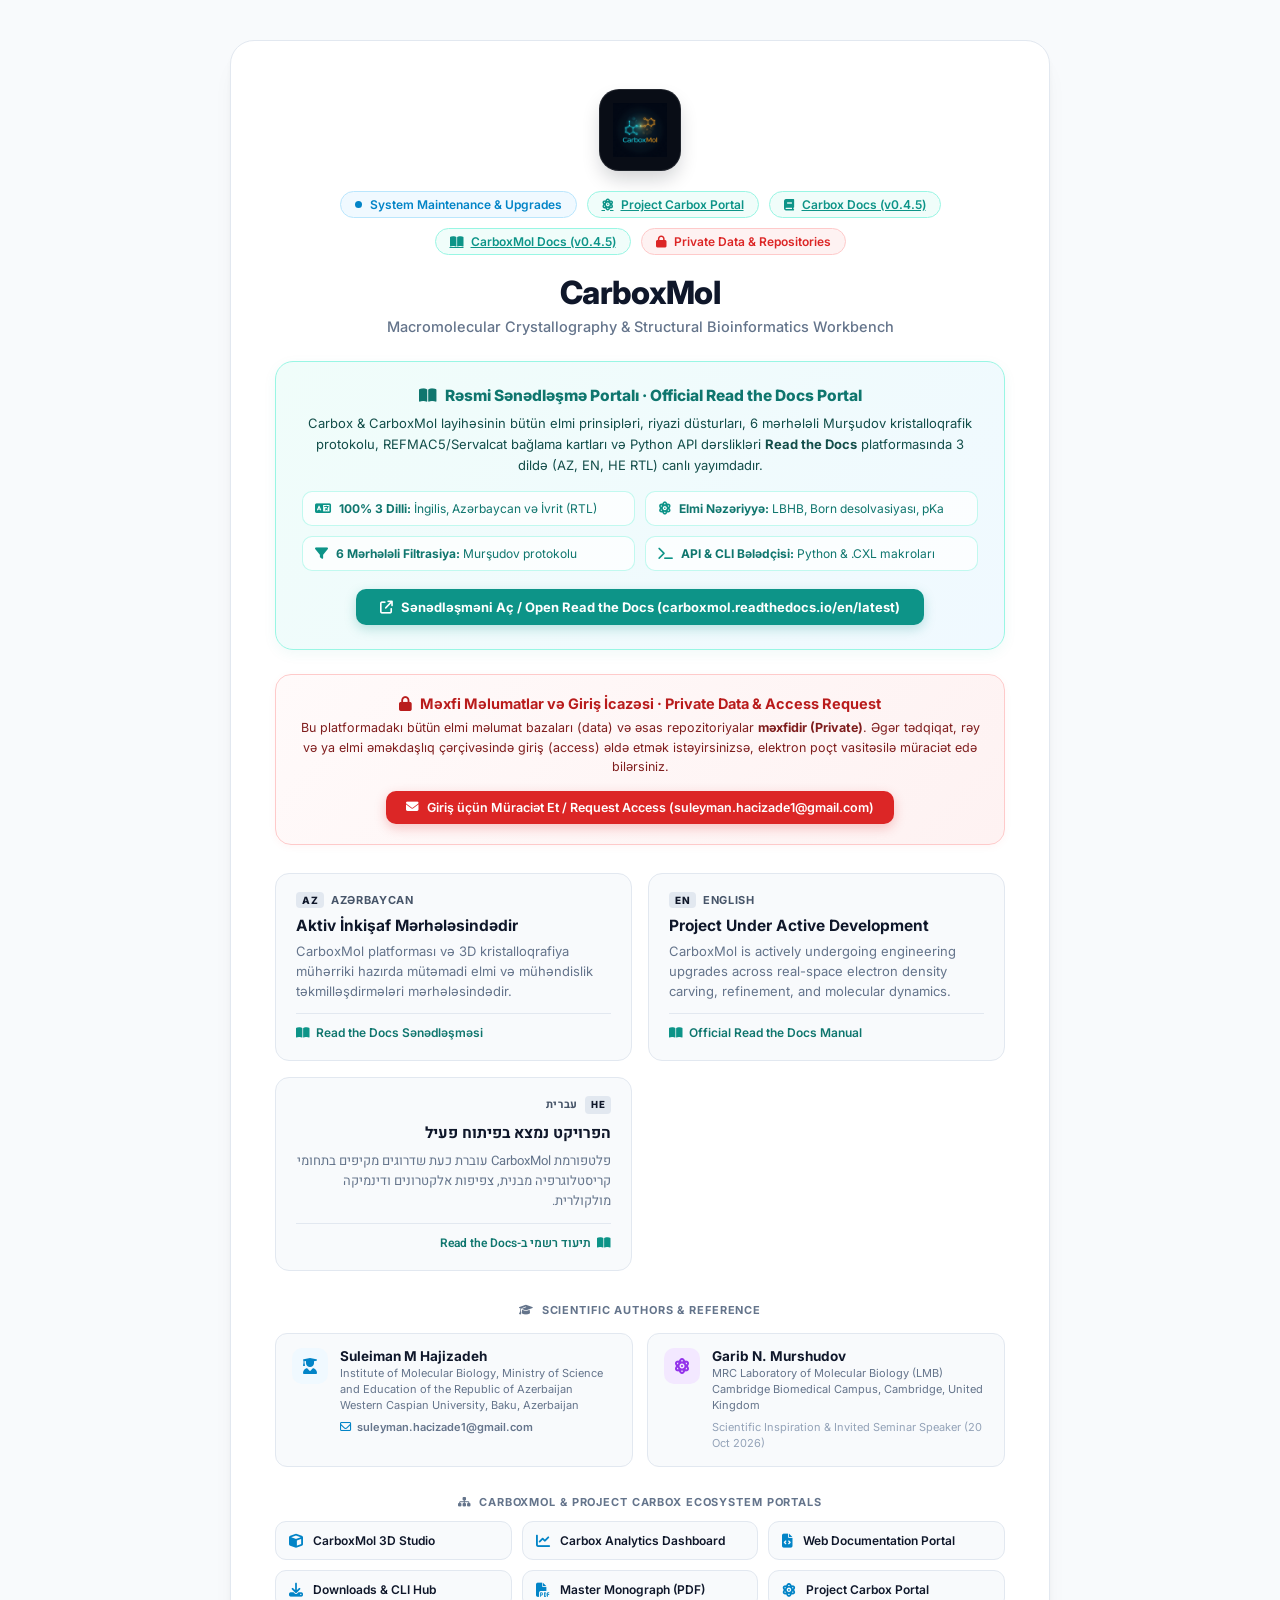
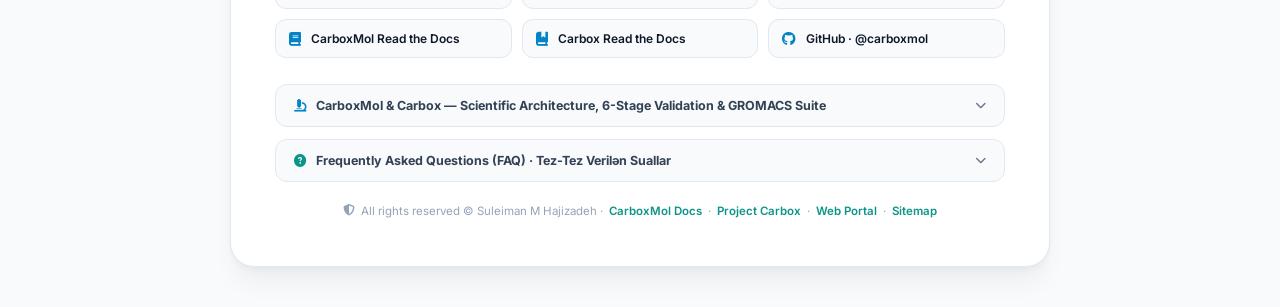
<file: index.html>
<!DOCTYPE html>
<html lang="en">
<head>
    <meta charset="UTF-8">
    <meta name="viewport" content="width=device-width, initial-scale=1.0">
    <meta name="google-site-verification" content="med3XHPJzcSjHLpdN-jmNKekn-MFZcQE8IwPeFbCk7o" />
    <meta name="google-site-verification" content="lbqn6nIPchEP3d12Vf4UQmQpyKhJ1Mzq-di2S-t3rF0" />
    <title>CarboxMol · Macromolecular Crystallography &amp; GROMACS 3D Simulation Platform</title>

    <!-- Comprehensive Search Engine Optimization (SEO) -->
    <meta name="description" content="CarboxMol is an advanced 3D macromolecular crystallography workbench, anomalous carboxyl protonation &amp; Low-Barrier Hydrogen Bond (LBHB) validation engine, and real-time GROMACS molecular dynamics studio engineered by Suleiman M Hajizadeh.">
    <meta name="keywords" content="CarboxMol, CarboxMol Studio, CarboxMol Workbench, CarboxMol WebGL, CarboxMol 3D, CarboxMol GROMACS, CarboxMol Downloads, carboxmol.github.io, carboxmol.readthedocs.io, Carbox, Project Carbox, Suleiman M Hajizadeh, Suleiman Hajizadeh, Süleyman M Hacızadə, Süleyman Hacızadə, Suleyman Hacizade, Garib N Murshudov, Garib Murshudov, Qərib N Mürşüdov, Qərib Mürşüdov, Qarib Murshudov, Prof. Garib Murshudov, MRC Laboratory of Molecular Biology, MRC LMB Cambridge, LMB Cambridge Biomedical Campus, Institute of Molecular Biology, IMB Baku, Elm və Təhsil Nazirliyi Molekulyar Biologiya və Biotexnologiyalar İnstitutu, Western Caspian University, WCU Baku, Qərbi Kaspi Universiteti, WebGL2 3D Molecular Viewer, 3Dmol.js Crystallography, GROMACS Molecular Dynamics Simulation, In-Browser Molecular Dynamics, pdb2gmx, mdrun WebAssembly, Electron Density Map Streaming, 2mFo-DFc Map Carving, mFo-DFc Difference Map, CCP4 Map Reader, MRC2014, PDB-REDO Map Integration, Unit Cell Wireframe & Symmetry Engine, CXL Macro Automation, Carbox eXtensible Language, Real-Space Refinement, Stereochemical Regularization, Bioinorganic Metal Coordination Sphere, Zinc Finger Coordination, Tetrahedral tau4, Octahedral tau6, Salt Bridge Detection, Pi-Pi Stacking, Hydrogen Bond Network Analysis, MolProbity Clashscore, Ramachandran Plot Validator, Rotamer Outlier Detection, Macromolecular Crystallography, Anomalous Carboxyl Protonation, Low-Barrier Hydrogen Bond, LBHB, Short Strong Hydrogen Bond, SSHB, Dielectric Shielding, Born Desolvation, PROPKA pKa Shift, REFMAC5 Restraints, Servalcat Cryo-EM, PDB Screening, 1KZK, 1OEW, 2DSX, 1FKN, 3X2M, 4RI3, 8PO0, Endothiapepsin, Rubredoxin, Scytalone Dehydratase, BACE1, 3D zülal strukturu vizuallaşdırma, GROMACS molekulyar dinamika Azərbaycan, Elektron sıxlığı xəritələri, Makromolekulyar kristalloqrafiya iş masası, הדמיה מולקולרית תלת-ממדית, מפות צפיפות אלקטרונים 2Fo-Fc, молекулярная динамика GROMACS WebGL, визуализация кристаллических структур PDB">
    <meta name="author" content="Suleiman M Hajizadeh">
    <meta name="creator" content="Suleiman M Hajizadeh">
    <meta name="publisher" content="CarboxMol">
    <meta name="application-name" content="CarboxMol">
    <meta name="theme-color" content="#090d16">
    <meta name="rating" content="General">
    <meta name="revisit-after" content="1 days">
    <meta name="robots" content="index, follow, max-snippet:-1, max-image-preview:large, max-video-preview:-1">
    <meta name="googlebot" content="index, follow, max-snippet:-1, max-image-preview:large, max-video-preview:-1">
    <meta name="bingbot" content="index, follow, max-snippet:-1, max-image-preview:large, max-video-preview:-1">

    <!-- Academic / Google Scholar / Highwire Press & Dublin Core Metadata -->
    <meta name="citation_title" content="CarboxMol: Interactive 3D Macromolecular Crystallography Workbench, Electron Density Validation, and GROMACS Molecular Dynamics Platform">
    <meta name="citation_author" content="Hajizadeh, Suleiman M">
    <meta name="citation_author_institution" content="Institute of Molecular Biology, Ministry of Science and Education of the Republic of Azerbaijan">
    <meta name="citation_author_institution" content="Western Caspian University, Baku, Azerbaijan">
    <meta name="citation_author_orcid" content="0009-0003-7842-1921">
    <meta name="citation_publication_date" content="2026/01/01">
    <meta name="citation_online_date" content="2026/11/01">
    <meta name="citation_pdf_url" content="https://carboxmol.github.io/CARBOX_MASTER_MANUAL.pdf">
    <meta name="citation_fulltext_html_url" content="https://carboxmol.github.io/docs.html">
    <meta name="citation_keywords" content="CarboxMol; Carbox; Macromolecular Crystallography; Low-Barrier Hydrogen Bonds; LBHB; GROMACS; Electron Density; 2mFo-DFc; pKa Shift">
    <meta name="DC.title" content="CarboxMol · Macromolecular Crystallography &amp; GROMACS 3D Simulation Platform">
    <meta name="DC.creator" content="Suleiman M Hajizadeh">
    <meta name="DC.subject" content="Macromolecular Crystallography, Structural Bioinformatics, Low-Barrier Hydrogen Bonds, GROMACS Molecular Dynamics">
    <meta name="DC.description" content="Interactive 3D macromolecular crystallography workbench for carboxyl protonation states, low-barrier hydrogen bonds (LBHBs), 2mFo-DFc electron density carving, and GROMACS molecular dynamics.">
    <meta name="DC.publisher" content="CarboxMol Platform">
    <meta name="DC.language" content="en">

    <!-- Canonical URL and Multilingual Alternates -->
    <link rel="canonical" href="https://carboxmol.github.io/">
    <link rel="alternate" hreflang="en" href="https://carboxmol.github.io/?lang=en">
    <link rel="alternate" hreflang="az" href="https://carboxmol.github.io/?lang=az">
    <link rel="alternate" hreflang="he" href="https://carboxmol.github.io/?lang=he">
    <link rel="alternate" hreflang="x-default" href="https://carboxmol.github.io/">
    <link rel="help" href="https://carboxmol.readthedocs.io/en/latest/">
    <link rel="sitemap" type="application/xml" title="Sitemap" href="https://carboxmol.github.io/sitemap.xml">

    <!-- Open Graph (Facebook, LinkedIn, Slack, Telegram, WhatsApp) -->
    <meta property="og:site_name" content="CarboxMol Platform">
    <meta property="og:type" content="website">
    <meta property="og:url" content="https://carboxmol.github.io/">
    <meta property="og:title" content="CarboxMol · Macromolecular Crystallography &amp; GROMACS 3D Simulation Platform">
    <meta property="og:description" content="Interactive 3D macromolecular crystallography and GROMACS molecular dynamics platform by Suleiman M Hajizadeh for high-resolution PDB structure analysis, carboxyl protonation states, LBHBs, and 2mFo-DFc electron density validation.">
    <meta property="og:image" content="https://carboxmol.github.io/assets/carboxmol_logo.png">
    <meta property="og:image:secure_url" content="https://carboxmol.github.io/assets/carboxmol_logo.png">
    <meta property="og:image:type" content="image/png">
    <meta property="og:image:alt" content="CarboxMol Crystallographic Studio Logo">
    <meta property="og:image:width" content="1200">
    <meta property="og:image:height" content="630">
    <meta property="og:locale" content="en_US">
    <meta property="og:locale:alternate" content="az_AZ">
    <meta property="og:locale:alternate" content="he_IL">

    <!-- Twitter Cards -->
    <meta name="twitter:card" content="summary_large_image">
    <meta name="twitter:site" content="@carboxmol">
    <meta name="twitter:creator" content="@SuleimanHajizadeh">
    <meta name="twitter:title" content="CarboxMol · Macromolecular Crystallography &amp; GROMACS 3D Simulation Platform">
    <meta name="twitter:description" content="Interactive 3D macromolecular crystallography and GROMACS molecular dynamics platform by Suleiman M Hajizadeh for high-resolution PDB structure analysis, LBHBs, and electron density validation.">
    <meta name="twitter:image" content="https://carboxmol.github.io/assets/carboxmol_logo.png">
    <meta name="twitter:image:alt" content="CarboxMol Crystallographic Platform">

    <!-- Structured Data: Enterprise Schema.org JSON-LD -->
    <script type="application/ld+json">
    {
      "@context": "https://schema.org",
      "@graph": [
        {
          "@type": "WebSite",
          "@id": "https://carboxmol.github.io/#website",
          "url": "https://carboxmol.github.io/",
          "name": "CarboxMol",
          "alternateName": [
            "CarboxMol Studio",
            "CarboxMol 3D Crystallographic Workbench",
            "Carbox & CarboxMol",
            "CarboxMol Platform"
          ],
          "description": "Interactive 3D Macromolecular Crystallography, Electron Density Validation & GROMACS Molecular Dynamics Platform",
          "publisher": {
            "@id": "https://carboxmol.github.io/#organization"
          },
          "inLanguage": ["en", "az", "he"],
          "potentialAction": {
            "@type": "SearchAction",
            "target": "https://carboxmol.readthedocs.io/en/latest/search.html?q={search_term_string}",
            "query-input": "required name=search_term_string"
          }
        },
        {
          "@type": "Organization",
          "@id": "https://carboxmol.github.io/#organization",
          "name": "CarboxMol",
          "alternateName": "Carbox & CarboxMol Macromolecular Crystallography Suite",
          "url": "https://carboxmol.github.io/",
          "logo": {
            "@type": "ImageObject",
            "url": "https://carboxmol.github.io/assets/carboxmol_logo.png",
            "width": 512,
            "height": 512
          },
          "founder": {
            "@type": "Person",
            "@id": "https://carboxmol.github.io/#suleiman-hajizadeh",
            "name": "Suleiman M Hajizadeh",
            "jobTitle": "Lead Researcher, Bioinformatician & Platform Architect",
            "email": "suleyman.hacizade1@gmail.com",
            "affiliation": [
              {
                "@type": "Organization",
                "name": "Institute of Molecular Biology, Ministry of Science and Education of the Republic of Azerbaijan"
              },
              {
                "@type": "Organization",
                "name": "Western Caspian University, Baku, Azerbaijan"
              }
            ],
            "sameAs": [
              "https://orcid.org/0009-0003-7842-1921",
              "https://github.com/SuleimanHajizadeh",
              "https://www.linkedin.com/in/suleiman-hajizadeh-609732213/"
            ]
          },
          "sameAs": [
            "https://github.com/carboxmol",
            "https://github.com/project-carbox",
            "https://carboxmol.readthedocs.io/en/latest/",
            "https://project-carbox.readthedocs.io/en/latest/",
            "https://project-carbox.github.io/",
            "https://orcid.org/0009-0003-7842-1921"
          ],
          "contactPoint": {
            "@type": "ContactPoint",
            "email": "suleyman.hacizade1@gmail.com",
            "contactType": "scientific collaboration & private repository access"
          }
        },
        {
          "@type": "SoftwareApplication",
          "@id": "https://carboxmol.github.io/#software",
          "name": "CarboxMol",
          "alternateName": "CarboxMol 3D Crystallographic & GROMACS Studio",
          "url": "https://carboxmol.github.io/",
          "installUrl": "https://carboxmol.github.io/downloads.html",
          "downloadUrl": "https://carboxmol.github.io/CARBOX_MASTER_MANUAL.pdf",
          "softwareHelp": "https://carboxmol.readthedocs.io/en/latest/",
          "softwareVersion": "0.4.5",
          "applicationCategory": "ScientificApplication",
          "operatingSystem": "Web Browser (WebGL2), macOS (Apple Silicon & Intel), Linux, Windows",
          "license": "https://www.mozilla.org/en-US/MPL/2.0/",
          "author": {
            "@id": "https://carboxmol.github.io/#suleiman-hajizadeh"
          },
          "description": "Enterprise 3D macromolecular crystallographic workbench for anomalous carboxyl protonation states, Low-Barrier Hydrogen Bonds (LBHBs), 2mFo-DFc electron density carving, REFMAC5/Servalcat restraint generation, and real-time GROMACS molecular dynamics simulations.",
          "featureList": [
            "Interactive 3D WebGL Macromolecular Viewport (studio.html)",
            "Real-Time 2mFo-DFc and mFo-DFc Electron Density Carving (PDB-REDO & EBI)",
            "GROMACS 2026 Molecular Dynamics Pipeline (AMBER/CHARMM/OPLS-AA, SPC/E & TIP3P)",
            "6-Stage Crystallographic Validation Protocol (Tukey IQR B-factor & Fisher Z RSCC)",
            "Automated Carboxyl-Carboxyl Contact & Low-Barrier Hydrogen Bond (LBHB) Detection",
            "REFMAC5 & Servalcat External Harmonic Restraint Generation",
            "Trilingual Scientific Interface & Documentation (English, Azerbaijani, Hebrew RTL)"
          ],
          "offers": {
            "@type": "Offer",
            "price": "0",
            "priceCurrency": "USD"
          }
        },
        {
          "@type": "ScholarlyArticle",
          "@id": "https://carboxmol.github.io/#article",
          "headline": "CarboxMol & Carbox: Interactive 3D Macromolecular Crystallography, Electron Density Validation, and Anomalous Carboxyl Protonation Analysis",
          "name": "CarboxMol & Carbox: Interactive 3D Macromolecular Crystallography and LBHB Validation Suite",
          "author": {
            "@id": "https://carboxmol.github.io/#suleiman-hajizadeh"
          },
          "datePublished": "2026-01-01",
          "dateModified": "2026-11-13",
          "publisher": {
            "@id": "https://carboxmol.github.io/#organization"
          },
          "url": "https://carboxmol.github.io/",
          "mainEntityOfPage": "https://carboxmol.github.io/docs.html",
          "description": "Comprehensive computational crystallography and 3D molecular visualization suite for distinguishing authentic shared-proton Low-Barrier Hydrogen Bonds (LBHBs) from thermal disorder and metal-chelation artifacts across 7,230 atomic-resolution PDB structures.",
          "keywords": "CarboxMol, Carbox, macromolecular crystallography, Low-Barrier Hydrogen Bond, LBHB, GROMACS, 2mFo-DFc electron density, Fisher Z RSCC, Tukey IQR, REFMAC5, Servalcat",
          "about": [
            "Macromolecular Crystallography",
            "Low-Barrier Hydrogen Bonds (LBHBs)",
            "Anomalous Carboxyl Protonation",
            "GROMACS Molecular Dynamics",
            "Electron Density Map Validation"
          ]
        },
        {
          "@type": "FAQPage",
          "@id": "https://carboxmol.github.io/#faq",
          "mainEntity": [
            {
              "@type": "Question",
              "name": "What is CarboxMol and how does it relate to Project Carbox?",
              "acceptedAnswer": {
                "@type": "Answer",
                "text": "CarboxMol (https://carboxmol.github.io) is the interactive 3D macromolecular crystallography studio, WebGL2 molecular viewer, and GROMACS molecular dynamics workbench engineered by Suleiman M Hajizadeh. It serves as the visual and simulation frontend to Project Carbox (https://project-carbox.github.io), which provides the high-throughput mathematical engine for detecting anomalous carboxyl protonation states and Low-Barrier Hydrogen Bonds (LBHBs) across 7,230 high-resolution PDB crystal structures."
              }
            },
            {
              "@type": "Question",
              "name": "How does CarboxMol validate Low-Barrier Hydrogen Bonds (LBHBs) in protein crystal structures?",
              "acceptedAnswer": {
                "@type": "Answer",
                "text": "Inspired by the crystallographic validation principles of Prof. Garib N. Murshudov (MRC-LMB Cambridge), CarboxMol and Carbox apply a rigorous 6-stage filtering protocol: (1) Sub-1.20 Å atomic resolution & R-free filtering, (2) 3D KD-Tree geometric contact search (d(O...O) <= 2.55 Å for LBHBs), (3) Non-parametric Tukey IQR and parametric Z_B <= 3.0 thermal B-factor outlier rejection, (4) Direct 2mFo-DFc electron density real-space correlation (Fisher Z-transformed RSCC >= 0.80), (5) Divalent/transition metal bridge veto (d <= 2.80 Å), and (6) Empirical PROPKA/Born desolvation pKa shift verification (max pKa >= 6.0)."
              }
            },
            {
              "@type": "Question",
              "name": "Can CarboxMol Studio run real-time GROMACS molecular dynamics and 2mFo-DFc electron density carving?",
              "acceptedAnswer": {
                "@type": "Answer",
                "text": "Yes. CarboxMol Studio (https://carboxmol.github.io/studio.html) renders interactive 3D macromolecules with live 2mFo-DFc and mFo-DFc electron density maps fetched from PDB-REDO and EBI, alongside a GROMACS molecular dynamics suite supporting AMBER99SB-ILDN, AMBER14SB, CHARMM27, OPLS-AA, and GROMOS54A7 force fields with SPC/E and TIP3P solvation, 0.15 M NaCl neutralization, energy minimization, and NVT equilibration."
              }
            },
            {
              "@type": "Question",
              "name": "Where can I read the official CarboxMol & Carbox documentation and download the CLI tools?",
              "acceptedAnswer": {
                "@type": "Answer",
                "text": "Official trilingual documentation (English, Azerbaijani, Hebrew RTL) is available on Read the Docs at https://carboxmol.readthedocs.io/en/latest/ and https://project-carbox.readthedocs.io/en/latest/, as well as directly on the web portal at https://carboxmol.github.io/docs.html and in the Master Monograph PDF at https://carboxmol.github.io/CARBOX_MASTER_MANUAL.pdf."
              }
            }
          ]
        },
        {
          "@type": "BreadcrumbList",
          "@id": "https://carboxmol.github.io/#breadcrumbs",
          "itemListElement": [
            {
              "@type": "ListItem",
              "position": 1,
              "name": "CarboxMol Home",
              "item": "https://carboxmol.github.io/"
            },
            {
              "@type": "ListItem",
              "position": 2,
              "name": "CarboxMol 3D Studio",
              "item": "https://carboxmol.github.io/studio.html"
            },
            {
              "@type": "ListItem",
              "position": 3,
              "name": "Carbox Analytics Dashboard",
              "item": "https://carboxmol.github.io/dashboard.html"
            },
            {
              "@type": "ListItem",
              "position": 4,
              "name": "Documentation Portal",
              "item": "https://carboxmol.github.io/docs.html"
            },
            {
              "@type": "ListItem",
              "position": 5,
              "name": "Downloads & CLI Hub",
              "item": "https://carboxmol.github.io/downloads.html"
            },
            {
              "@type": "ListItem",
              "position": 6,
              "name": "Read the Docs",
              "item": "https://carboxmol.readthedocs.io/en/latest/"
            },
            {
              "@type": "ListItem",
              "position": 7,
              "name": "Project Carbox Portal",
              "item": "https://project-carbox.github.io/"
            }
          ]
        }
      ]
    }
    </script>

    <!-- Google Fonts -->
    <link rel="preconnect" href="https://fonts.googleapis.com">
    <link rel="preconnect" href="https://fonts.gstatic.com" crossorigin>
    <link href="https://fonts.googleapis.com/css2?family=Inter:wght@400;500;600;700;800&family=Heebo:wght@400;500;600;700;800&display=swap" rel="stylesheet">
    <!-- FontAwesome Icons -->
    <link rel="stylesheet" href="https://cdnjs.cloudflare.com/ajax/libs/font-awesome/6.5.1/css/all.min.css">
    <link rel="icon" type="image/x-icon" href="favicon.ico">
    <script>
        if (window.location.hostname.includes("carboxmol.vercel.app")) {
            window.location.replace("https://carboxmol.github.io" + window.location.pathname + window.location.search);
        }
    </script>

    <style>
        :root {
            --bg-page: #f8fafc;
            --bg-card: #ffffff;
            --text-main: #0f172a;
            --text-muted: #64748b;
            --border-color: #e2e8f0;
            --accent-blue: #0284c7;
            --accent-blue-bg: #f0f9ff;
            --accent-blue-border: #bae6fd;
            --accent-purple: #9333ea;
            --accent-purple-bg: #f3e8ff;
            --accent-red: #dc2626;
            --accent-red-bg: #fef2f2;
            --accent-red-border: #fecaca;
            --accent-teal: #0d9488;
            --accent-teal-bg: #f0fdfa;
            --accent-teal-border: #99f6e4;
        }

        * {
            box-sizing: border-box;
            margin: 0;
            padding: 0;
        }

        body {
            font-family: 'Inter', system-ui, -apple-system, sans-serif;
            background-color: var(--bg-page);
            color: var(--text-main);
            min-height: 100vh;
            display: flex;
            align-items: center;
            justify-content: center;
            padding: 40px 16px;
        }

        .card {
            max-width: 820px;
            width: 100%;
            background: var(--bg-card);
            border: 1px solid var(--border-color);
            border-radius: 24px;
            box-shadow: 0 4px 6px -1px rgba(0, 0, 0, 0.04), 0 20px 25px -5px rgba(0, 0, 0, 0.05);
            padding: 48px 44px;
            text-align: center;
        }

        @media (max-width: 640px) {
            body {
                padding: 20px 12px;
            }
            .card {
                padding: 28px 18px;
                border-radius: 18px;
            }
        }

        .logo-box {
            width: 82px;
            height: 82px;
            background: #090d16;
            border-radius: 20px;
            margin: 0 auto 20px;
            display: flex;
            align-items: center;
            justify-content: center;
            box-shadow: 0 10px 20px -3px rgba(11, 15, 25, 0.2);
            border: 1px solid rgba(255, 255, 255, 0.1);
        }

        .logo-img {
            width: 54px;
            height: 54px;
            object-fit: contain;
        }

        .badges-wrap {
            display: flex;
            align-items: center;
            justify-content: center;
            flex-wrap: wrap;
            gap: 10px;
            margin-bottom: 18px;
        }

        .badge-maintenance {
            display: inline-flex;
            align-items: center;
            gap: 8px;
            padding: 5px 14px;
            border-radius: 9999px;
            background: var(--accent-blue-bg);
            border: 1px solid var(--accent-blue-border);
            color: var(--accent-blue);
            font-size: 12px;
            font-weight: 600;
        }

        .badge-dot {
            width: 7px;
            height: 7px;
            border-radius: 50%;
            background: var(--accent-blue);
        }

        .badge-private {
            display: inline-flex;
            align-items: center;
            gap: 7px;
            padding: 5px 14px;
            border-radius: 9999px;
            background: var(--accent-red-bg);
            border: 1px solid var(--accent-red-border);
            color: var(--accent-red);
            font-size: 12px;
            font-weight: 600;
        }

        .badge-rtd {
            display: inline-flex;
            align-items: center;
            gap: 7px;
            padding: 5px 14px;
            border-radius: 9999px;
            background: var(--accent-teal-bg);
            border: 1px solid var(--accent-teal-border);
            color: var(--accent-teal);
            font-size: 12px;
            font-weight: 600;
            transition: all 0.2s ease;
        }

        .badge-rtd:hover {
            background: #ccfbf1;
            transform: translateY(-1px);
        }

        .title {
            font-size: 32px;
            font-weight: 800;
            color: var(--text-main);
            margin: 0 0 6px;
            letter-spacing: -0.02em;
        }

        .subtitle {
            font-size: 14.5px;
            color: var(--text-muted);
            font-weight: 500;
            margin: 0 0 26px;
        }

        /* Read the Docs Spotlight Card */
        .rtd-card {
            background: linear-gradient(135deg, #f0fdfa 0%, #f0f9ff 100%);
            border: 1px solid #99f6e4;
            border-radius: 18px;
            padding: 24px 26px;
            margin-bottom: 24px;
            text-align: center;
            box-shadow: 0 4px 14px rgba(13, 148, 136, 0.06);
        }

        .rtd-card-header {
            display: flex;
            align-items: center;
            justify-content: center;
            gap: 9px;
            color: #0f766e;
            font-weight: 800;
            font-size: 15.5px;
            margin-bottom: 8px;
        }

        .rtd-card-desc {
            font-size: 13px;
            color: #134e4a;
            line-height: 1.6;
            margin-bottom: 16px;
            max-width: 720px;
            margin-left: auto;
            margin-right: auto;
        }

        .rtd-features-grid {
            display: grid;
            grid-template-columns: repeat(2, 1fr);
            gap: 10px;
            margin-bottom: 18px;
            text-align: left;
        }

        @media (max-width: 640px) {
            .rtd-features-grid {
                grid-template-columns: 1fr;
            }
        }

        .rtd-feature-item {
            background: rgba(255, 255, 255, 0.7);
            border: 1px solid rgba(153, 246, 228, 0.6);
            border-radius: 10px;
            padding: 9px 12px;
            font-size: 12px;
            color: #0f766e;
            display: flex;
            align-items: center;
            gap: 8px;
        }

        .rtd-feature-item i {
            color: #0d9488;
            font-size: 13px;
            flex-shrink: 0;
        }

        .rtd-btn {
            display: inline-flex;
            align-items: center;
            gap: 8px;
            background: #0d9488;
            color: #ffffff;
            font-size: 13px;
            font-weight: 700;
            padding: 10px 24px;
            border-radius: 10px;
            text-decoration: none;
            transition: all 0.2s ease;
            box-shadow: 0 4px 12px rgba(13, 148, 136, 0.25);
        }

        .rtd-btn:hover {
            background: #0f766e;
            transform: translateY(-1px);
            box-shadow: 0 6px 16px rgba(13, 148, 136, 0.35);
        }

        /* Dedicated Private Access Callout Card */
        .access-card {
            background: linear-gradient(135deg, #fffafa 0%, #fef2f2 100%);
            border: 1px solid var(--accent-red-border);
            border-radius: 16px;
            padding: 20px 24px;
            margin-bottom: 28px;
            text-align: center;
            box-shadow: 0 2px 8px rgba(220, 38, 38, 0.04);
        }

        .access-card-header {
            display: flex;
            align-items: center;
            justify-content: center;
            gap: 8px;
            color: #b91c1c;
            font-weight: 700;
            font-size: 14.5px;
            margin-bottom: 6px;
        }

        .access-card-desc {
            font-size: 12.5px;
            color: #7f1d1d;
            line-height: 1.55;
            margin-bottom: 14px;
            max-width: 680px;
            margin-left: auto;
            margin-right: auto;
        }

        .access-btn {
            display: inline-flex;
            align-items: center;
            gap: 8px;
            background: #dc2626;
            color: #ffffff;
            font-size: 12.5px;
            font-weight: 600;
            padding: 9px 20px;
            border-radius: 10px;
            text-decoration: none;
            transition: all 0.2s ease;
            box-shadow: 0 4px 12px rgba(220, 38, 38, 0.25);
        }

        .access-btn:hover {
            background: #b91c1c;
            transform: translateY(-1px);
            box-shadow: 0 6px 16px rgba(220, 38, 38, 0.35);
        }

        .lang-stack {
            display: grid;
            grid-template-columns: repeat(auto-fit, minmax(280px, 1fr));
            gap: 16px;
            margin-bottom: 32px;
        }

        .lang-card {
            background: #f8fafc;
            border: 1px solid var(--border-color);
            border-radius: 14px;
            padding: 18px 20px;
            text-align: left;
            display: flex;
            flex-direction: column;
            justify-content: space-between;
            transition: border-color 0.2s, box-shadow 0.2s, transform 0.2s;
        }

        .lang-card:hover {
            border-color: #cbd5e1;
            box-shadow: 0 6px 18px rgba(0, 0, 0, 0.04);
            transform: translateY(-2px);
        }

        .lang-card.rtl {
            text-align: right;
            direction: rtl;
            font-family: 'Heebo', 'Inter', system-ui, sans-serif;
        }

        .lang-header {
            font-size: 11px;
            font-weight: 700;
            letter-spacing: 0.06em;
            color: #475569;
            text-transform: uppercase;
            margin-bottom: 8px;
            display: flex;
            align-items: center;
            gap: 7px;
        }

        .lang-card.rtl .lang-header {
            justify-content: flex-start;
        }

        .lang-pill {
            display: inline-block;
            background: #e2e8f0;
            color: #0f172a;
            font-size: 10px;
            font-weight: 800;
            padding: 2px 6px;
            border-radius: 4px;
            letter-spacing: 0.05em;
        }

        .lang-card-title {
            font-size: 15.5px;
            font-weight: 700;
            color: var(--text-main);
            margin-bottom: 6px;
        }

        .lang-card-desc {
            font-size: 13px;
            color: var(--text-muted);
            line-height: 1.55;
            margin-bottom: 12px;
            flex-grow: 1;
        }

        .docs-highlight-note {
            margin-top: auto;
            padding-top: 10px;
            border-top: 1px solid var(--border-color);
            font-size: 12px;
            color: #0f766e;
            line-height: 1.5;
            display: inline-flex;
            gap: 6px;
            align-items: center;
            text-decoration: none;
            font-weight: 600;
            transition: color 0.15s;
        }

        .docs-highlight-note:hover {
            color: #0d9488;
            text-decoration: underline;
        }

        .docs-highlight-note i {
            color: #0d9488;
            flex-shrink: 0;
            font-size: 12px;
        }

        .data-access-note {
            margin-top: 8px;
            font-size: 12px;
            color: #475569;
            line-height: 1.5;
            display: flex;
            gap: 8px;
            align-items: flex-start;
        }

        .data-access-note i {
            color: #dc2626;
            margin-top: 2px;
            flex-shrink: 0;
            font-size: 12px;
        }

        .docs-link {
            color: #0d9488;
            text-decoration: underline;
            font-weight: 700;
        }

        .docs-link:hover {
            color: #0f766e;
        }

        .email-link {
            color: var(--accent-blue);
            text-decoration: underline;
            font-weight: 600;
            word-break: break-all;
        }

        .email-link:hover {
            color: #0369a1;
        }

        .authors-divider {
            font-size: 11px;
            font-weight: 700;
            text-transform: uppercase;
            letter-spacing: 0.08em;
            color: var(--text-muted);
            margin-bottom: 16px;
            display: flex;
            align-items: center;
            justify-content: center;
            gap: 8px;
        }

        .authors-grid {
            display: grid;
            grid-template-columns: 1fr 1fr;
            gap: 14px;
            margin-bottom: 28px;
        }

        @media (max-width: 640px) {
            .authors-grid {
                grid-template-columns: 1fr;
            }
        }

        .author-card {
            background: #f8fafc;
            border: 1px solid var(--border-color);
            border-radius: 12px;
            padding: 14px 16px;
            display: flex;
            align-items: flex-start;
            gap: 12px;
            text-align: left;
        }

        .author-icon {
            width: 36px;
            height: 36px;
            border-radius: 10px;
            display: flex;
            align-items: center;
            justify-content: center;
            font-size: 16px;
            flex-shrink: 0;
        }

        .author-icon.scholar {
            background: var(--accent-blue-bg);
            color: var(--accent-blue);
        }

        .author-icon.mrc {
            background: var(--accent-purple-bg);
            color: var(--accent-purple);
        }

        .author-info strong {
            display: block;
            font-size: 13.5px;
            font-weight: 700;
            color: var(--text-main);
            margin-bottom: 2px;
        }

        .author-info span {
            display: block;
            font-size: 11px;
            color: var(--text-muted);
            line-height: 1.45;
        }

        .author-email {
            display: inline-flex;
            align-items: center;
            gap: 5px;
            margin-top: 6px;
            font-size: 11.5px;
            color: var(--accent-blue);
            text-decoration: none;
            font-weight: 600;
        }

        .author-email:hover {
            text-decoration: underline;
        }

        .footer {
            font-size: 11.5px;
            color: #94a3b8;
            display: flex;
            align-items: center;
            justify-content: center;
            gap: 6px;
            flex-wrap: wrap;
        }

        .footer a {
            color: #0d9488;
            text-decoration: none;
            font-weight: 600;
        }

        .footer a:hover {
            text-decoration: underline;
        }

        /* Ecosystem Navigation & SEO Accordion */
        .ecosystem-section {
            margin-bottom: 26px;
            text-align: left;
        }

        .ecosystem-grid {
            display: grid;
            grid-template-columns: repeat(3, 1fr);
            gap: 10px;
            margin-top: 12px;
        }

        @media (max-width: 640px) {
            .ecosystem-grid {
                grid-template-columns: 1fr;
            }
        }

        .eco-link-card {
            display: flex;
            align-items: center;
            gap: 10px;
            padding: 11px 13px;
            background: #f8fafc;
            border: 1px solid var(--border-color);
            border-radius: 11px;
            text-decoration: none;
            color: var(--text-main);
            font-size: 12px;
            font-weight: 600;
            transition: all 0.2s ease;
        }

        .eco-link-card:hover {
            border-color: #93c5fd;
            background: #f0f9ff;
            transform: translateY(-1px);
            color: var(--accent-blue);
        }

        .eco-link-card i {
            color: var(--accent-blue);
            font-size: 14px;
            flex-shrink: 0;
        }

        .seo-details {
            background: #f8fafc;
            border: 1px solid var(--border-color);
            border-radius: 12px;
            margin-bottom: 12px;
            text-align: left;
            overflow: hidden;
        }

        .seo-details summary {
            padding: 13px 18px;
            font-size: 12.5px;
            font-weight: 700;
            color: #334155;
            cursor: pointer;
            list-style: none;
            display: flex;
            align-items: center;
            justify-content: space-between;
            gap: 10px;
            user-select: none;
        }

        .seo-details summary::-webkit-details-marker {
            display: none;
        }

        .seo-details-body {
            padding: 0 18px 16px;
            font-size: 12px;
            color: #475569;
            line-height: 1.65;
            border-top: 1px solid var(--border-color);
            padding-top: 12px;
        }

        .seo-details-body h2,
        .seo-details-body h3 {
            font-size: 13px;
            font-weight: 700;
            color: var(--text-main);
            margin: 10px 0 4px;
        }

        .seo-details-body p {
            margin-bottom: 8px;
        }

        .seo-details-body ul {
            padding-left: 18px;
            margin-bottom: 8px;
        }
    </style>
</head>
<body>

    <main class="card">
        
        <!-- Logo -->
        <div class="logo-box">
            <img src="assets/carboxmol_logo.png" alt="CarboxMol Logo" class="logo-img"
                 onerror="this.onerror=null; this.src='assets/carboxmol_logo.png';">
        </div>

        <!-- Badges -->
        <div class="badges-wrap">
            <div class="badge-maintenance">
                <span class="badge-dot"></span>
                <span>System Maintenance &amp; Upgrades</span>
            </div>
            <a href="https://project-carbox.github.io/" target="_blank" rel="noopener noreferrer" class="badge-rtd" title="Project Carbox rəsmi elmi portalı">
                <i class="fa-solid fa-atom"></i>
                <span>Project Carbox Portal</span>
            </a>
            <a href="https://project-carbox.readthedocs.io/en/latest/" target="_blank" rel="noopener noreferrer" class="badge-rtd" title="Project Carbox Read the Docs">
                <i class="fa-solid fa-book"></i>
                <span>Carbox Docs (v0.4.5)</span>
            </a>
            <a href="https://carboxmol.readthedocs.io/en/latest/" target="_blank" rel="noopener noreferrer" class="badge-rtd" title="Read the Docs rəsmi sənədləşməsi">
                <i class="fa-solid fa-book-open"></i>
                <span>CarboxMol Docs (v0.4.5)</span>
            </a>
            <div class="badge-private">
                <i class="fa-solid fa-lock"></i>
                <span>Private Data &amp; Repositories</span>
            </div>
        </div>

        <!-- Title & Subtitle -->
        <h1 class="title">CarboxMol</h1>
        <p class="subtitle">Macromolecular Crystallography &amp; Structural Bioinformatics Workbench</p>

        <!-- Read the Docs Spotlight Card -->
        <section class="rtd-card" aria-label="Official Documentation Portal">
            <div class="rtd-card-header">
                <i class="fa-solid fa-book-open"></i>
                <span>Rəsmi Sənədləşmə Portalı · Official Read the Docs Portal</span>
            </div>
            <p class="rtd-card-desc">
                Carbox &amp; CarboxMol layihəsinin bütün elmi prinsipləri, riyazi düsturları, 6 mərhələli Murşudov kristalloqrafik protokolu, REFMAC5/Servalcat bağlama kartları və Python API dərslikləri <strong>Read the Docs</strong> platformasında 3 dildə (AZ, EN, HE RTL) canlı yayımdadır.
            </p>
            <div class="rtd-features-grid">
                <div class="rtd-feature-item">
                    <i class="fa-solid fa-language"></i>
                    <span><strong>100% 3 Dilli:</strong> İngilis, Azərbaycan və İvrit (RTL)</span>
                </div>
                <div class="rtd-feature-item">
                    <i class="fa-solid fa-atom"></i>
                    <span><strong>Elmi Nəzəriyyə:</strong> LBHB, Born desolvasiyası, pKa</span>
                </div>
                <div class="rtd-feature-item">
                    <i class="fa-solid fa-filter"></i>
                    <span><strong>6 Mərhələli Filtrasiya:</strong> Murşudov protokolu</span>
                </div>
                <div class="rtd-feature-item">
                    <i class="fa-solid fa-terminal"></i>
                    <span><strong>API &amp; CLI Bələdçisi:</strong> Python &amp; .CXL makroları</span>
                </div>
            </div>
            <a href="https://carboxmol.readthedocs.io/en/latest/" target="_blank" rel="noopener noreferrer" class="rtd-btn">
                <i class="fa-solid fa-arrow-up-right-from-square"></i>
                <span>Sənədləşməni Aç / Open Read the Docs (carboxmol.readthedocs.io/en/latest)</span>
            </a>
        </section>

        <!-- Dedicated Private Access Callout Box -->
        <section class="access-card" aria-label="Private Data and Access Request">
            <div class="access-card-header">
                <i class="fa-solid fa-lock"></i>
                <span>Məxfi Məlumatlar və Giriş İcazəsi · Private Data &amp; Access Request</span>
            </div>
            <p class="access-card-desc">
                Bu platformadakı bütün elmi məlumat bazaları (data) və əsas repozitoriyalar <strong>məxfidir (Private)</strong>. Əgər tədqiqat, rəy və ya elmi əməkdaşlıq çərçivəsində giriş (access) əldə etmək istəyirsinizsə, elektron poçt vasitəsilə müraciət edə bilərsiniz.
            </p>
            <a href="mailto:suleyman.hacizade1@gmail.com?subject=Private%20Data%20%26%20Repository%20Access%20Request%20-%20CarboxMol" class="access-btn">
                <i class="fa-solid fa-envelope"></i>
                <span>Giriş üçün Müraciət Et / Request Access (suleyman.hacizade1@gmail.com)</span>
            </a>
        </section>

        <!-- Trilingual Language Stack (AZ, EN, HE) -->
        <section class="lang-stack" aria-label="Development &amp; Maintenance Notices">
            
            <!-- Azerbaijani -->
            <article class="lang-card">
                <div class="lang-header">
                    <span class="lang-pill">AZ</span>
                    <span>AZƏRBAYCAN</span>
                </div>
                <h2 class="lang-card-title">Aktiv İnkişaf Mərhələsindədir</h2>
                <p class="lang-card-desc">CarboxMol platforması və 3D kristalloqrafiya mühərriki hazırda mütəmadi elmi və mühəndislik təkmilləşdirmələri mərhələsindədir.</p>
                <a href="https://carboxmol.readthedocs.io/en/latest/" target="_blank" rel="noopener noreferrer" class="docs-highlight-note">
                    <i class="fa-solid fa-book-open"></i>
                    <span>Read the Docs Sənədləşməsi</span>
                </a>
            </article>

            <!-- English -->
            <article class="lang-card">
                <div class="lang-header">
                    <span class="lang-pill">EN</span>
                    <span>ENGLISH</span>
                </div>
                <h2 class="lang-card-title">Project Under Active Development</h2>
                <p class="lang-card-desc">CarboxMol is actively undergoing engineering upgrades across real-space electron density carving, refinement, and molecular dynamics.</p>
                <a href="https://carboxmol.readthedocs.io/en/latest/" target="_blank" rel="noopener noreferrer" class="docs-highlight-note">
                    <i class="fa-solid fa-book-open"></i>
                    <span>Official Read the Docs Manual</span>
                </a>
            </article>

            <!-- Hebrew (RTL) -->
            <article class="lang-card rtl" dir="rtl" lang="he">
                <div class="lang-header">
                    <span class="lang-pill">HE</span>
                    <span>עברית</span>
                </div>
                <h2 class="lang-card-title">הפרויקט נמצא בפיתוח פעיל</h2>
                <p class="lang-card-desc">פלטפורמת CarboxMol עוברת כעת שדרוגים מקיפים בתחומי קריסטלוגרפיה מבנית, צפיפות אלקטרונים ודינמיקה מולקולרית.</p>
                <a href="https://carboxmol.readthedocs.io/en/latest/" target="_blank" rel="noopener noreferrer" class="docs-highlight-note">
                    <i class="fa-solid fa-book-open"></i>
                    <span>תיעוד רשמי ב-Read the Docs</span>
                </a>
            </article>

        </section>

        <!-- Scientific Authors & Reference -->
        <section class="authors-section" aria-label="Scientific Authors">
            <div class="authors-divider">
                <i class="fa-solid fa-graduation-cap"></i>
                <span>SCIENTIFIC AUTHORS &amp; REFERENCE</span>
            </div>

            <div class="authors-grid">
                <div class="author-card">
                    <div class="author-icon scholar">
                        <i class="fa-solid fa-user-graduate"></i>
                    </div>
                    <div class="author-info">
                        <strong>Suleiman M Hajizadeh</strong>
                        <span>Institute of Molecular Biology, Ministry of Science and Education of the Republic of Azerbaijan</span>
                        <span>Western Caspian University, Baku, Azerbaijan</span>
                        <a href="mailto:suleyman.hacizade1@gmail.com?subject=Access%20Request%20-%20CarboxMol%20Private%20Data" class="author-email" title="Elektron poçt vasitəsilə müraciət et">
                            <i class="fa-regular fa-envelope"></i>
                            <span>suleyman.hacizade1@gmail.com</span>
                        </a>
                    </div>
                </div>

                <div class="author-card">
                    <div class="author-icon mrc">
                        <i class="fa-solid fa-atom"></i>
                    </div>
                    <div class="author-info">
                        <strong>Garib N. Murshudov</strong>
                        <span>MRC Laboratory of Molecular Biology (LMB)</span>
                        <span>Cambridge Biomedical Campus, Cambridge, United Kingdom</span>
                        <span style="margin-top: 6px; color: #94a3b8; font-size: 11px;">Scientific Inspiration &amp; Invited Seminar Speaker (20 Oct 2026)</span>
                    </div>
                </div>
            </div>
        </section>

        <!-- Platform Ecosystem & Direct Crawl Navigation -->
        <section class="ecosystem-section" aria-label="CarboxMol &amp; Carbox Platform Modules">
            <div class="authors-divider" style="margin-bottom: 8px;">
                <i class="fa-solid fa-sitemap"></i>
                <span>CARBOXMOL &amp; PROJECT CARBOX ECOSYSTEM PORTALS</span>
            </div>
            <nav class="ecosystem-grid" aria-label="Primary Platform Navigation">
                <a href="https://carboxmol.github.io/studio.html" class="eco-link-card" title="CarboxMol Interactive 3D Crystallography &amp; GROMACS MD Studio">
                    <i class="fa-solid fa-cube"></i>
                    <span>CarboxMol 3D Studio</span>
                </a>
                <a href="https://carboxmol.github.io/dashboard.html" class="eco-link-card" title="Carbox High-Resolution PDB Survey &amp; pKa Analytics Dashboard">
                    <i class="fa-solid fa-chart-line"></i>
                    <span>Carbox Analytics Dashboard</span>
                </a>
                <a href="https://carboxmol.github.io/docs.html" class="eco-link-card" title="Interactive Trilingual Web Documentation Portal (EN / AZ / HE)">
                    <i class="fa-solid fa-file-code"></i>
                    <span>Web Documentation Portal</span>
                </a>
                <a href="https://carboxmol.github.io/downloads.html" class="eco-link-card" title="Carbox &amp; CarboxMol CLI, Python Packages &amp; Desktop Releases">
                    <i class="fa-solid fa-download"></i>
                    <span>Downloads &amp; CLI Hub</span>
                </a>
                <a href="https://carboxmol.github.io/CARBOX_MASTER_MANUAL.pdf" class="eco-link-card" title="Download Carbox &amp; CarboxMol Master Scientific Monograph (PDF)">
                    <i class="fa-solid fa-file-pdf"></i>
                    <span>Master Monograph (PDF)</span>
                </a>
                <a href="https://project-carbox.github.io/" class="eco-link-card" title="Project Carbox — Macromolecular Crystallographic Validation Showcase">
                    <i class="fa-solid fa-atom"></i>
                    <span>Project Carbox Portal</span>
                </a>
                <a href="https://carboxmol.readthedocs.io/en/latest/" target="_blank" rel="noopener noreferrer" class="eco-link-card" title="CarboxMol Official Read the Docs Documentation">
                    <i class="fa-solid fa-book"></i>
                    <span>CarboxMol Read the Docs</span>
                </a>
                <a href="https://project-carbox.readthedocs.io/en/latest/" target="_blank" rel="noopener noreferrer" class="eco-link-card" title="Project Carbox Official Read the Docs Documentation">
                    <i class="fa-solid fa-book-bookmark"></i>
                    <span>Carbox Read the Docs</span>
                </a>
                <a href="https://github.com/carboxmol" target="_blank" rel="noopener noreferrer" class="eco-link-card" title="CarboxMol Official GitHub Organization">
                    <i class="fa-brands fa-github"></i>
                    <span>GitHub · @carboxmol</span>
                </a>
            </nav>
        </section>

        <!-- Comprehensive Technical Overview & FAQ for Search Indexing & Researchers -->
        <section aria-label="Technical Specifications and Frequently Asked Questions" style="margin-bottom: 22px;">
            <details class="seo-details">
                <summary>
                    <span><i class="fa-solid fa-microscope" style="color: #0284c7; margin-right: 6px;"></i> CarboxMol &amp; Carbox — Scientific Architecture, 6-Stage Validation &amp; GROMACS Suite</span>
                    <i class="fa-solid fa-chevron-down" style="font-size: 11px; color: #64748b;"></i>
                </summary>
                <div class="seo-details-body">
                    <h2>1. CarboxMol 3D Macromolecular Crystallography Workbench &amp; GROMACS Studio</h2>
                    <p>
                        <strong>CarboxMol</strong> (<a href="https://carboxmol.github.io/" class="docs-link">carboxmol.github.io</a>) is an enterprise-grade 3D macromolecular crystallographic visualization workbench, electron density carving engine, and GROMACS molecular dynamics studio engineered by <strong>Suleiman M Hajizadeh</strong> (Institute of Molecular Biology, Ministry of Science and Education of the Republic of Azerbaijan; Western Caspian University). Working alongside the <strong>Carbox</strong> mathematical validation engine (<a href="https://project-carbox.github.io/" class="docs-link">project-carbox.github.io</a>), CarboxMol enables structural biologists and crystallographers to inspect anomalous carboxyl–carboxyl interactions ($\text{Asp}/\text{Glu}$ dyads), shared-proton <strong>Low-Barrier Hydrogen Bonds (LBHBs, $d_{\mathrm{O}\cdots\mathrm{O}} \le 2.55\,\text{Å}$)</strong>, and microenvironment dielectric shielding across <strong>7,230 atomic-resolution ($\le 1.20\,\text{Å}$)</strong> Protein Data Bank (wwPDB) structures.
                    </p>
                    <h3>2. Six-Stage Crystallographic Validation Protocol (Murshudov Principles)</h3>
                    <ul>
                        <li><strong>Stage 1 — Global Resolution &amp; Data Quality:</strong> High-resolution diffraction limit ($d_{\min} \le 1.20\,\text{Å}$) and $R_{\text{free}} \le 0.22$ screening via Gemmi C++/Python coordinate parsing.</li>
                        <li><strong>Stage 2 — 3D KD-Tree Carboxyl Contact Mining:</strong> Exhaustive symmetry-aware identification of intra- and intermolecular $\text{Asp}/\text{Glu}$ oxygen pairs within $2.20\,\text{Å} \le d_{\mathrm{O}\cdots\mathrm{O}} \le 3.20\,\text{Å}$ and steric clash rejection ($d < 2.20\,\text{Å}$).</li>
                        <li><strong>Stage 3 — Thermal $B$-Factor Outlier &amp; Vibrational Coupling Audit:</strong> Non-parametric Tukey IQR fence ($Q_3 + 1.5\times\text{IQR}$) and parametric $Z_B = (B_i - \mu_B)/\sigma_B \le 3.0$ filtering to eliminate disordered surface loop artifacts.</li>
                        <li><strong>Stage 4 — Direct Electron Density ($2mF_o - DF_c$ &amp; $mF_o - DF_c$) Real-Space Correlation:</strong> Singularity-protected Fisher $Z$-transformation ($z = \text{arctanh}(\text{RSCC})$) requiring $\text{RSCC} \ge 0.80$ and $Z_{\text{RSCC}} \ge -1.5$ to confirm experimental electron density support.</li>
                        <li><strong>Stage 5 — Divalent &amp; Transition Metal Chelation Veto:</strong> Automated exclusion of carboxylate anions coordinating $\text{Mg}^{2+}, \text{Ca}^{2+}, \text{Zn}^{2+}, \text{Mn}^{2+}, \text{Fe}^{2+/3+}$ within $d_{\mathrm{O}\cdots\mathrm{M}} \le 2.80\,\text{Å}$.</li>
                        <li><strong>Stage 6 — Empirical $\text{p}K_a$ Shift &amp; REFMAC5/Servalcat Restraints:</strong> Born desolvation and Coulombic microenvironment integration requiring $\max(\text{p}K_a) \ge 6.0$, with automated export of harmonic distance and planarity restraints for <strong>REFMAC5</strong> and <strong>Servalcat</strong>.</li>
                    </ul>
                    <h3>3. Golden Standard PDB Benchmarks &amp; Command-Line Interface (CLI)</h3>
                    <p>
                        Validated against flagship sub-Ångström crystal structures including <strong>1OEW</strong> (Endothiapepsin at $0.90\,\text{Å}$), <strong>1KZK</strong> (HIV-1 Protease catalytic dyad at $1.00\,\text{Å}$), <strong>2DSX</strong> (Rubredoxin at $0.65\,\text{Å}$), and <strong>1FKN</strong> (Human BACE-1). Researchers can launch the interactive 3D workbench via <code>carboxmol 4LGN</code> or run full crystallographic validation via <code>carbox analyze 1OEW</code>.
                    </p>
                </div>
            </details>

            <details class="seo-details">
                <summary>
                    <span><i class="fa-solid fa-circle-question" style="color: #0d9488; margin-right: 6px;"></i> Frequently Asked Questions (FAQ) · Tez-Tez Verilən Suallar</span>
                    <i class="fa-solid fa-chevron-down" style="font-size: 11px; color: #64748b;"></i>
                </summary>
                <div class="seo-details-body">
                    <h3>What is CarboxMol and how does it connect to Project Carbox?</h3>
                    <p>
                        <strong>CarboxMol</strong> (<a href="https://carboxmol.github.io/" class="docs-link">carboxmol.github.io</a>) is the 3D WebGL macromolecular crystallography studio, real-time $2mF_o - DF_c$ electron density viewer, and GROMACS molecular dynamics workbench. <strong>Project Carbox</strong> (<a href="https://project-carbox.github.io/" class="docs-link">project-carbox.github.io</a>) is the companion high-throughput crystallographic survey and mathematical validation framework for anomalous carboxyl protonation and Low-Barrier Hydrogen Bonds (LBHBs).
                    </p>
                    <h3>Where is the official CarboxMol &amp; Carbox documentation located?</h3>
                    <p>
                        Full trilingual (English, Azerbaijani, Hebrew RTL) documentation is available on Read the Docs at <a href="https://carboxmol.readthedocs.io/en/latest/" class="docs-link">carboxmol.readthedocs.io/en/latest</a> and <a href="https://project-carbox.readthedocs.io/en/latest/" class="docs-link">project-carbox.readthedocs.io/en/latest</a>, on the interactive web portal at <a href="https://carboxmol.github.io/docs.html" class="docs-link">carboxmol.github.io/docs.html</a>, and in the downloadable monograph <a href="https://carboxmol.github.io/CARBOX_MASTER_MANUAL.pdf" class="docs-link">CARBOX_MASTER_MANUAL.pdf</a>.
                    </p>
                    <h3>Necə giriş (access) əldə etmək olar? / How can researchers request access to private datasets?</h3>
                    <p>
                        Academic researchers, peer reviewers, and institutional collaborators can request access to the private source repositories and the full 7,230-PDB crystallographic screening tables by contacting Lead Researcher <strong>Suleiman M Hajizadeh</strong> at <a href="mailto:suleyman.hacizade1@gmail.com" class="email-link">suleyman.hacizade1@gmail.com</a>.
                    </p>
                </div>
            </details>
        </section>

        <!-- Footer -->
        <footer class="footer">
            <i class="fa-solid fa-shield-halved"></i>
            <span>All rights reserved © Suleiman M Hajizadeh ·</span>
            <a href="https://carboxmol.readthedocs.io/en/latest/" target="_blank" rel="noopener noreferrer"> CarboxMol Docs</a>
            <span>·</span>
            <a href="https://project-carbox.github.io/"> Project Carbox</a>
            <span>·</span>
            <a href="https://carboxmol.github.io/docs.html"> Web Portal</a>
            <span>·</span>
            <a href="https://carboxmol.github.io/sitemap.xml"> Sitemap</a>
        </footer>

    </main>

</body>
</html>
</file>
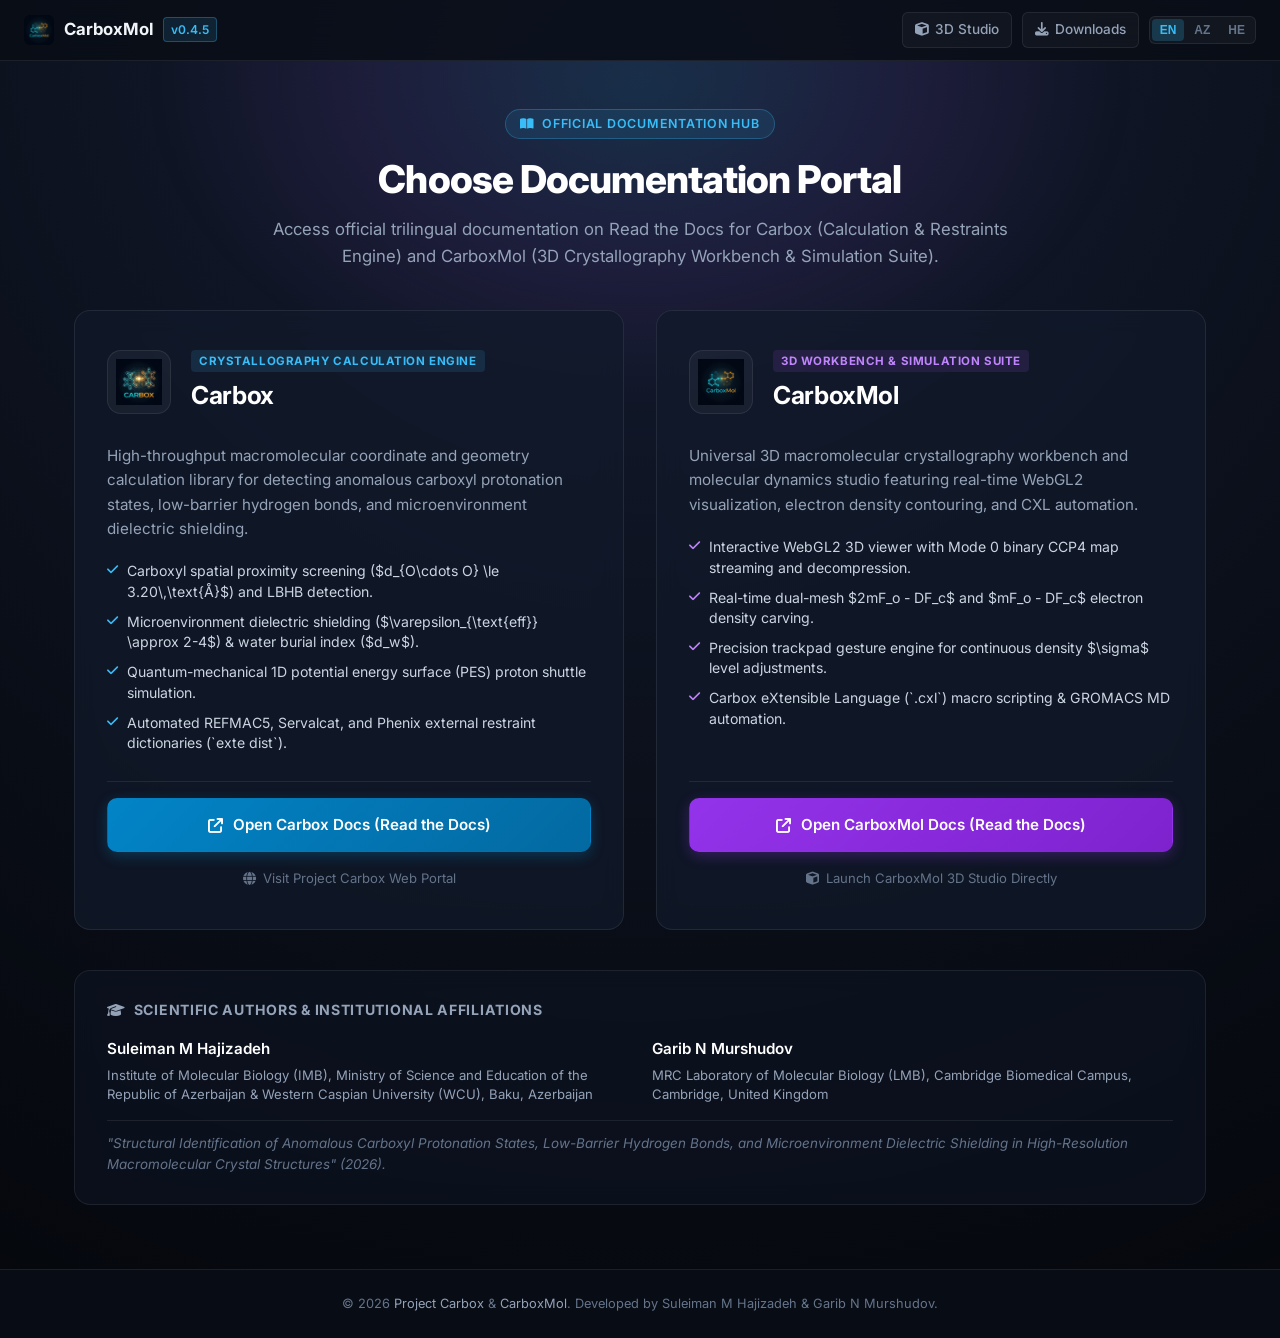
<file: docs.html>
<!DOCTYPE html>
<html lang="en" prefix="og: https://ogp.me/ns#">

<head>
    <meta charset="UTF-8">
    <meta name="viewport" content="width=device-width, initial-scale=1.0">
    <meta name="google-site-verification" content="med3XHPJzcSjHLpdN-jmNKekn-MFZcQE8IwPeFbCk7o" />
    <meta name="google-site-verification" content="lbqn6nIPchEP3d12Vf4UQmQpyKhJ1Mzq-di2S-t3rF0" />
    <title id="page-title">Documentation Portal — Carbox &amp; CarboxMol (Read the Docs)</title>

    <!-- Primary SEO Meta Tags -->
    <meta name="description"
        content="Choose between Carbox (Macromolecular Coordinate &amp; Restraints Calculation Engine) and CarboxMol (3D Crystallography Workbench &amp; Molecular Dynamics Studio) official documentation on Read the Docs.">
    <meta name="keywords" content="CarboxMol, CarboxMol Studio, CarboxMol Workbench, CarboxMol WebGL, CarboxMol 3D, CarboxMol GROMACS, CarboxMol Downloads, carboxmol.github.io, carboxmol.readthedocs.io, Carbox, Project Carbox, Suleiman M Hajizadeh, Suleiman Hajizadeh, Süleyman M Hacızadə, Süleyman Hacızadə, Suleyman Hacizade, Garib N Murshudov, Garib Murshudov, Qərib N Mürşüdov, Qərib Mürşüdov, Qarib Murshudov, Prof. Garib Murshudov, MRC Laboratory of Molecular Biology, MRC LMB Cambridge, LMB Cambridge Biomedical Campus, Institute of Molecular Biology, IMB Baku, Elm və Təhsil Nazirliyi Molekulyar Biologiya və Biotexnologiyalar İnstitutu, Western Caspian University, WCU Baku, Qərbi Kaspi Universiteti, WebGL2 3D Molecular Viewer, 3Dmol.js Crystallography, GROMACS Molecular Dynamics Simulation, In-Browser Molecular Dynamics, pdb2gmx, mdrun WebAssembly, Electron Density Map Streaming, 2mFo-DFc Map Carving, mFo-DFc Difference Map, CCP4 Map Reader, MRC2014, PDB-REDO Map Integration, Unit Cell Wireframe & Symmetry Engine, CXL Macro Automation, Carbox eXtensible Language, Real-Space Refinement, Stereochemical Regularization, Bioinorganic Metal Coordination Sphere, Zinc Finger Coordination, Tetrahedral tau4, Octahedral tau6, Salt Bridge Detection, Pi-Pi Stacking, Hydrogen Bond Network Analysis, MolProbity Clashscore, Ramachandran Plot Validator, Rotamer Outlier Detection, Macromolecular Crystallography, Anomalous Carboxyl Protonation, Low-Barrier Hydrogen Bond, LBHB, Short Strong Hydrogen Bond, SSHB, Dielectric Shielding, Born Desolvation, PROPKA pKa Shift, REFMAC5 Restraints, Servalcat Cryo-EM, PDB Screening, 1KZK, 1OEW, 2DSX, 1FKN, 3X2M, 4RI3, 8PO0, Endothiapepsin, Rubredoxin, Scytalone Dehydratase, BACE1, 3D zülal strukturu vizuallaşdırma, GROMACS molekulyar dinamika Azərbaycan, Elektron sıxlığı xəritələri, Makromolekulyar kristalloqrafiya iş masası, הדמיה מולקולרית תלת-ממדית, מפות צפיפות אלקטרונים 2Fo-Fc, молекулярная динамика GROMACS WebGL, визуализация кристаллических структур PDB">
    <meta name="author" content="Suleiman M Hajizadeh &amp; Garib N Murshudov">
    <meta name="creator" content="Suleiman M Hajizadeh &amp; Garib N Murshudov">
    <meta name="robots" content="index, follow, max-snippet:-1, max-image-preview:large, max-video-preview:-1">
    <meta name="googlebot" content="index, follow, max-snippet:-1, max-image-preview:large, max-video-preview:-1">
    <meta name="bingbot" content="index, follow, max-snippet:-1, max-image-preview:large, max-video-preview:-1">
    <meta name="theme-color" content="#090d16">

    <!-- Canonical URL and Multilingual Alternates -->
    <link rel="canonical" href="https://carboxmol.github.io/docs.html">
    <link rel="alternate" hreflang="en" href="https://carboxmol.github.io/docs.html?lang=en">
    <link rel="alternate" hreflang="az" href="https://carboxmol.github.io/docs.html?lang=az">
    <link rel="alternate" hreflang="he" href="https://carboxmol.github.io/docs.html?lang=he">
    <link rel="alternate" hreflang="x-default" href="https://carboxmol.github.io/docs.html">
    <link rel="icon" type="image/png" href="assets/favicon.png">
    <link rel="shortcut icon" href="favicon.ico">

    <!-- Academic / Google Scholar & Dublin Core Metadata -->
    <meta name="citation_title" content="Carbox &amp; CarboxMol Documentation: Macromolecular Crystallography, Restraint Calculation, and 3D Molecular Simulation">
    <meta name="citation_author" content="Hajizadeh, Suleiman M">
    <meta name="citation_author" content="Murshudov, Garib N">
    <meta name="citation_author_institution" content="Institute of Molecular Biology, Ministry of Science and Education of the Republic of Azerbaijan">
    <meta name="citation_author_institution" content="Western Caspian University, Baku, Azerbaijan">
    <meta name="citation_author_institution" content="MRC Laboratory of Molecular Biology (LMB), Cambridge, United Kingdom">
    <meta name="citation_publication_date" content="2026/01/01">
    <meta name="citation_pdf_url" content="https://carboxmol.github.io/CARBOX_MASTER_MANUAL.pdf">
    <meta name="citation_fulltext_html_url" content="https://carboxmol.github.io/docs.html">
    <meta name="DC.title" content="Documentation Portal — Carbox &amp; CarboxMol (Read the Docs)">
    <meta name="DC.creator" content="Suleiman M Hajizadeh">
    <meta name="DC.creator" content="Garib N Murshudov">

    <!-- Open Graph / Social Sharing -->
    <meta property="og:site_name" content="Carbox &amp; CarboxMol Documentation Portal">
    <meta property="og:type" content="website">
    <meta property="og:url" content="https://carboxmol.github.io/docs.html">
    <meta property="og:title" content="Documentation Portal — Carbox &amp; CarboxMol">
    <meta property="og:description"
        content="Direct access to official documentation on Read the Docs for Carbox and CarboxMol platforms.">
    <meta property="og:image" content="https://carboxmol.github.io/assets/carboxmol_logo.png">
    <meta property="og:locale" content="en_US">
    <meta property="og:locale:alternate" content="az_AZ">
    <meta property="og:locale:alternate" content="he_IL">

    <!-- Schema.org JSON-LD -->
    <script type="application/ld+json">
    {
      "@context": "https://schema.org",
      "@graph": [
        {
          "@type": "WebPage",
          "@id": "https://carboxmol.github.io/docs.html#webpage",
          "url": "https://carboxmol.github.io/docs.html",
          "name": "Documentation Portal — Carbox & CarboxMol",
          "description": "Central documentation access portal for Carbox engine and CarboxMol 3D crystallography workbench on Read the Docs.",
          "inLanguage": ["en", "az", "he"],
          "breadcrumb": {
            "@type": "BreadcrumbList",
            "itemListElement": [
              {
                "@type": "ListItem",
                "position": 1,
                "name": "Home",
                "item": "https://carboxmol.github.io/"
              },
              {
                "@type": "ListItem",
                "position": 2,
                "name": "Documentation",
                "item": "https://carboxmol.github.io/docs.html"
              }
            ]
          }
        }
      ]
    }
    </script>

    <!-- Fonts & Icons -->
    <link rel="preconnect" href="https://fonts.googleapis.com">
    <link rel="preconnect" href="https://fonts.gstatic.com" crossorigin>
    <link href="https://fonts.googleapis.com/css2?family=Inter:wght@400;500;600;700;800&family=JetBrains+Mono:wght@400;600&display=swap" rel="stylesheet">
    <link rel="stylesheet" href="https://cdnjs.cloudflare.com/ajax/libs/font-awesome/6.5.1/css/all.min.css" crossorigin="anonymous">

    <style>
        :root {
            --bg-base: #090d16;
            --bg-surface: #0e1424;
            --bg-card: rgba(18, 26, 44, 0.7);
            --bg-card-hover: rgba(24, 34, 58, 0.9);
            --border-subtle: rgba(255, 255, 255, 0.08);
            --border-highlight: rgba(56, 189, 248, 0.35);
            --text-main: #f1f5f9;
            --text-muted: #94a3b8;
            --text-dim: #64748b;
            --accent-cyan: #38bdf8;
            --accent-cyan-glow: rgba(56, 189, 248, 0.25);
            --accent-blue: #3b82f6;
            --accent-purple: #a855f7;
            --accent-purple-glow: rgba(168, 85, 247, 0.25);
            --accent-green: #10b981;
            --radius-lg: 16px;
            --radius-md: 10px;
            --radius-sm: 6px;
            --transition-smooth: all 0.25s cubic-bezier(0.16, 1, 0.3, 1);
        }

        * {
            box-sizing: border-box;
            margin: 0;
            padding: 0;
        }

        body {
            font-family: 'Inter', -apple-system, BlinkMacSystemFont, "Segoe UI", Roboto, sans-serif;
            background: radial-gradient(circle at 50% 0%, #151d33 0%, #090d16 65%, #05070c 100%);
            color: var(--text-main);
            min-height: 100vh;
            display: flex;
            flex-direction: column;
            line-height: 1.6;
            -webkit-font-smoothing: antialiased;
        }

        /* Ambient Glow Backdrop */
        .ambient-glow {
            position: fixed;
            top: 0;
            left: 50%;
            transform: translateX(-50%);
            width: 1000px;
            height: 420px;
            background: radial-gradient(ellipse at 50% 20%, rgba(56, 189, 248, 0.12) 0%, rgba(168, 85, 247, 0.08) 40%, transparent 70%);
            pointer-events: none;
            z-index: 0;
        }

        /* Top Navigation Bar */
        .top-navbar {
            position: sticky;
            top: 0;
            z-index: 100;
            background: rgba(9, 13, 22, 0.85);
            backdrop-filter: blur(14px);
            -webkit-backdrop-filter: blur(14px);
            border-bottom: 1px solid var(--border-subtle);
            padding: 0.75rem 1.5rem;
            display: flex;
            align-items: center;
            justify-content: space-between;
        }

        .nav-brand {
            display: flex;
            align-items: center;
            gap: 10px;
            text-decoration: none;
            color: var(--text-main);
            font-weight: 700;
            font-size: 1.05rem;
        }

        .nav-brand img {
            width: 30px;
            height: 30px;
            border-radius: 6px;
            object-fit: contain;
        }

        .nav-version {
            font-size: 0.75rem;
            font-weight: 600;
            padding: 2px 7px;
            background: rgba(56, 189, 248, 0.12);
            color: var(--accent-cyan);
            border: 1px solid rgba(56, 189, 248, 0.3);
            border-radius: 4px;
        }

        .nav-links {
            display: flex;
            align-items: center;
            gap: 10px;
        }

        .nav-btn {
            display: inline-flex;
            align-items: center;
            gap: 6px;
            padding: 6px 12px;
            font-size: 0.85rem;
            font-weight: 500;
            color: var(--text-muted);
            text-decoration: none;
            border-radius: var(--radius-sm);
            border: 1px solid var(--border-subtle);
            background: rgba(255, 255, 255, 0.03);
            transition: var(--transition-smooth);
            cursor: pointer;
        }

        .nav-btn:hover {
            color: var(--text-main);
            background: rgba(255, 255, 255, 0.07);
            border-color: rgba(255, 255, 255, 0.18);
        }

        .nav-btn.active {
            color: var(--accent-cyan);
            background: rgba(56, 189, 248, 0.12);
            border-color: rgba(56, 189, 248, 0.4);
        }

        .nav-btn-icon {
            width: 16px;
            height: 16px;
            object-fit: contain;
        }

        /* Language Switcher */
        .lang-switch {
            display: inline-flex;
            align-items: center;
            background: rgba(255, 255, 255, 0.04);
            border: 1px solid var(--border-subtle);
            border-radius: var(--radius-sm);
            padding: 2px;
            gap: 2px;
        }

        .lang-btn {
            background: transparent;
            border: none;
            color: var(--text-dim);
            padding: 4px 8px;
            font-size: 0.75rem;
            font-weight: 600;
            border-radius: 4px;
            cursor: pointer;
            transition: var(--transition-smooth);
        }

        .lang-btn:hover {
            color: var(--text-main);
        }

        .lang-btn.active {
            background: rgba(56, 189, 248, 0.2);
            color: var(--accent-cyan);
        }

        /* Main Container */
        .main-container {
            position: relative;
            z-index: 1;
            flex: 1;
            max-width: 1180px;
            width: 100%;
            margin: 0 auto;
            padding: 3rem 1.5rem 4rem;
            display: flex;
            flex-direction: column;
            gap: 2.5rem;
        }

        /* Hero Header */
        .hero-section {
            text-align: center;
            max-width: 780px;
            margin: 0 auto;
        }

        .hero-badge {
            display: inline-flex;
            align-items: center;
            gap: 7px;
            padding: 4px 14px;
            font-size: 0.78rem;
            font-weight: 600;
            letter-spacing: 0.06em;
            text-transform: uppercase;
            color: var(--accent-cyan);
            background: rgba(56, 189, 248, 0.1);
            border: 1px solid rgba(56, 189, 248, 0.28);
            border-radius: 20px;
            margin-bottom: 1rem;
        }

        .hero-badge i {
            font-size: 0.75rem;
        }

        .hero-title {
            font-size: 2.4rem;
            font-weight: 800;
            letter-spacing: -0.025em;
            color: #ffffff;
            margin-bottom: 0.85rem;
            line-height: 1.25;
        }

        .hero-subtitle {
            font-size: 1.05rem;
            color: var(--text-muted);
            line-height: 1.6;
        }

        /* Documentation Gateway Cards */
        .gateway-grid {
            display: grid;
            grid-template-columns: repeat(2, 1fr);
            gap: 2rem;
            align-items: stretch;
        }

        .doc-card {
            background: var(--bg-card);
            border: 1px solid var(--border-subtle);
            border-radius: var(--radius-lg);
            padding: 2.25rem 2rem;
            display: flex;
            flex-direction: column;
            justify-content: space-between;
            gap: 1.75rem;
            transition: var(--transition-smooth);
            position: relative;
            overflow: hidden;
            backdrop-filter: blur(12px);
            -webkit-backdrop-filter: blur(12px);
        }

        .doc-card::before {
            content: '';
            position: absolute;
            top: 0;
            left: 0;
            right: 0;
            height: 3px;
            opacity: 0;
            transition: var(--transition-smooth);
        }

        .doc-card.carbox-card::before {
            background: linear-gradient(90deg, #38bdf8, #3b82f6);
        }

        .doc-card.carboxmol-card::before {
            background: linear-gradient(90deg, #a855f7, #ec4899);
        }

        .doc-card:hover {
            transform: translateY(-4px);
            border-color: rgba(255, 255, 255, 0.2);
            background: var(--bg-card-hover);
            box-shadow: 0 16px 36px -10px rgba(0, 0, 0, 0.5);
        }

        .doc-card:hover::before {
            opacity: 1;
        }

        .doc-card.carbox-card:hover {
            box-shadow: 0 16px 40px -10px rgba(56, 189, 248, 0.2);
            border-color: rgba(56, 189, 248, 0.45);
        }

        .doc-card.carboxmol-card:hover {
            box-shadow: 0 16px 40px -10px rgba(168, 85, 247, 0.2);
            border-color: rgba(168, 85, 247, 0.45);
        }

        /* Card Header */
        .card-header {
            display: flex;
            align-items: center;
            gap: 1.25rem;
        }

        .card-logo-wrap {
            width: 64px;
            height: 64px;
            border-radius: 14px;
            background: rgba(255, 255, 255, 0.04);
            border: 1px solid var(--border-subtle);
            display: flex;
            align-items: center;
            justify-content: center;
            flex-shrink: 0;
            padding: 8px;
            transition: var(--transition-smooth);
        }

        .doc-card:hover .card-logo-wrap {
            transform: scale(1.05);
            background: rgba(255, 255, 255, 0.08);
        }

        .card-logo-wrap img {
            width: 100%;
            height: 100%;
            object-fit: contain;
        }

        .card-title-group {
            flex: 1;
        }

        .card-tag {
            display: inline-block;
            font-size: 0.72rem;
            font-weight: 700;
            text-transform: uppercase;
            letter-spacing: 0.05em;
            padding: 2px 8px;
            border-radius: 4px;
            margin-bottom: 4px;
        }

        .carbox-card .card-tag {
            color: var(--accent-cyan);
            background: rgba(56, 189, 248, 0.12);
        }

        .carboxmol-card .card-tag {
            color: #c084fc;
            background: rgba(168, 85, 247, 0.12);
        }

        .card-title {
            font-size: 1.55rem;
            font-weight: 700;
            color: #ffffff;
            letter-spacing: -0.015em;
        }

        /* Card Body */
        .card-body {
            flex: 1;
        }

        .card-desc {
            font-size: 0.95rem;
            color: var(--text-muted);
            margin-bottom: 1.25rem;
            line-height: 1.6;
        }

        .card-features {
            list-style: none;
            display: flex;
            flex-direction: column;
            gap: 0.6rem;
        }

        .card-features li {
            font-size: 0.88rem;
            color: #cbd5e1;
            display: flex;
            align-items: flex-start;
            gap: 9px;
            line-height: 1.45;
        }

        .card-features li i {
            margin-top: 3px;
            font-size: 0.8rem;
            flex-shrink: 0;
        }

        .carbox-card .card-features li i {
            color: var(--accent-cyan);
        }

        .carboxmol-card .card-features li i {
            color: #c084fc;
        }

        /* Card Action Buttons */
        .card-actions {
            display: flex;
            flex-direction: column;
            gap: 0.75rem;
            padding-top: 1rem;
            border-top: 1px solid var(--border-subtle);
        }

        .btn-rtd {
            display: flex;
            align-items: center;
            justify-content: center;
            gap: 10px;
            width: 100%;
            padding: 0.85rem 1.25rem;
            font-size: 0.95rem;
            font-weight: 600;
            text-decoration: none;
            border-radius: var(--radius-md);
            transition: var(--transition-smooth);
            cursor: pointer;
            border: 1px solid transparent;
        }

        .carbox-card .btn-rtd {
            background: linear-gradient(135deg, #0284c7 0%, #0369a1 100%);
            color: #ffffff;
            box-shadow: 0 4px 14px rgba(2, 132, 199, 0.3);
        }

        .carbox-card .btn-rtd:hover {
            background: linear-gradient(135deg, #0ea5e9 0%, #0284c7 100%);
            box-shadow: 0 6px 20px rgba(14, 165, 233, 0.45);
            transform: translateY(-1px);
        }

        .carboxmol-card .btn-rtd {
            background: linear-gradient(135deg, #9333ea 0%, #7e22ce 100%);
            color: #ffffff;
            box-shadow: 0 4px 14px rgba(147, 51, 234, 0.3);
        }

        .carboxmol-card .btn-rtd:hover {
            background: linear-gradient(135deg, #a855f7 0%, #9333ea 100%);
            box-shadow: 0 6px 20px rgba(168, 85, 247, 0.45);
            transform: translateY(-1px);
        }

        .btn-sublink {
            display: flex;
            align-items: center;
            justify-content: center;
            gap: 7px;
            font-size: 0.82rem;
            color: var(--text-dim);
            text-decoration: none;
            transition: var(--transition-smooth);
            padding: 4px;
        }

        .btn-sublink:hover {
            color: var(--text-main);
        }

        /* Scientific Citation Footer */
        .citation-section {
            background: rgba(14, 20, 36, 0.6);
            border: 1px solid var(--border-subtle);
            border-radius: var(--radius-lg);
            padding: 1.75rem 2rem;
            display: flex;
            flex-direction: column;
            gap: 1rem;
            backdrop-filter: blur(10px);
            -webkit-backdrop-filter: blur(10px);
        }

        .citation-header {
            display: flex;
            align-items: center;
            justify-content: space-between;
            flex-wrap: wrap;
            gap: 1rem;
        }

        .citation-title {
            font-size: 0.88rem;
            font-weight: 700;
            text-transform: uppercase;
            letter-spacing: 0.05em;
            color: var(--text-muted);
            display: flex;
            align-items: center;
            gap: 8px;
        }

        .authors-grid {
            display: grid;
            grid-template-columns: repeat(2, 1fr);
            gap: 1.5rem;
        }

        .author-box {
            display: flex;
            flex-direction: column;
            gap: 4px;
        }

        .author-name {
            font-size: 0.95rem;
            font-weight: 600;
            color: #ffffff;
        }

        .author-affil {
            font-size: 0.82rem;
            color: var(--text-muted);
            line-height: 1.45;
        }

        .paper-title {
            font-size: 0.84rem;
            color: var(--text-dim);
            font-style: italic;
            border-top: 1px solid var(--border-subtle);
            padding-top: 0.75rem;
        }

        /* Footer */
        footer {
            border-top: 1px solid var(--border-subtle);
            padding: 1.5rem;
            text-align: center;
            font-size: 0.8rem;
            color: var(--text-dim);
            background: rgba(9, 13, 22, 0.95);
        }

        footer a {
            color: var(--text-muted);
            text-decoration: none;
            transition: var(--transition-smooth);
        }

        footer a:hover {
            color: var(--accent-cyan);
        }

        /* Responsive Breakpoints */
        @media (max-width: 860px) {
            .gateway-grid {
                grid-template-columns: 1fr;
                gap: 1.5rem;
            }

            .authors-grid {
                grid-template-columns: 1fr;
                gap: 1rem;
            }

            .hero-title {
                font-size: 1.85rem;
            }

            .main-container {
                padding: 2rem 1rem 3rem;
            }
        }
    </style>
</head>

<body>
    <div class="ambient-glow"></div>

    <!-- Navigation Bar -->
    <header class="top-navbar">
        <a href="studio.html" class="nav-brand" title="Return to CarboxMol 3D Studio">
            <img src="assets/carboxmol_logo.png" alt="CarboxMol Logo">
            <span>CarboxMol</span>
            <span class="nav-version">v0.4.5</span>
        </a>

        <div class="nav-links">
            <a href="studio.html" class="nav-btn" title="Launch 3D WebGL Crystallographic Studio">
                <i class="fa-solid fa-cube"></i> <span data-i18n="nav_studio">3D Studio</span>
            </a>
            <a href="downloads.html" class="nav-btn" title="Download CLI, Monograph &amp; Datasets">
                <i class="fa-solid fa-download"></i> <span data-i18n="nav_downloads">Downloads</span>
            </a>
            <div class="lang-switch" role="group" aria-label="Language Selector">
                <button type="button" class="lang-btn active" id="btn-lang-en" onclick="setLanguage('en')">EN</button>
                <button type="button" class="lang-btn" id="btn-lang-az" onclick="setLanguage('az')">AZ</button>
                <button type="button" class="lang-btn" id="btn-lang-he" onclick="setLanguage('he')">HE</button>
            </div>
        </div>
    </header>

    <!-- Main Content -->
    <main class="main-container">
        <!-- Hero Title -->
        <section class="hero-section">
            <div class="hero-badge">
                <i class="fa-solid fa-book-open"></i>
                <span data-i18n="hero_badge">Official Documentation Hub</span>
            </div>
            <h1 class="hero-title" data-i18n="hero_title">Choose Documentation Portal</h1>
            <p class="hero-subtitle" data-i18n="hero_subtitle">
                Access official trilingual documentation on Read the Docs for Carbox (Calculation &amp; Restraints Engine) and CarboxMol (3D Crystallography Workbench &amp; Simulation Suite).
            </p>
        </section>

        <!-- Gateway Cards -->
        <section class="gateway-grid">
            <!-- CARBOX CARD -->
            <article class="doc-card carbox-card">
                <div class="card-header">
                    <div class="card-logo-wrap">
                        <img src="assets/carbox_logo.png" alt="Carbox Logo">
                    </div>
                    <div class="card-title-group">
                        <span class="card-tag" data-i18n="carbox_tag">Crystallography Calculation Engine</span>
                        <h2 class="card-title">Carbox</h2>
                    </div>
                </div>

                <div class="card-body">
                    <p class="card-desc" data-i18n="carbox_desc">
                        High-throughput macromolecular coordinate and geometry calculation library for detecting anomalous carboxyl protonation states, low-barrier hydrogen bonds, and microenvironment dielectric shielding.
                    </p>
                    <ul class="card-features">
                        <li>
                            <i class="fa-solid fa-check"></i>
                            <span data-i18n="carbox_feat1">Carboxyl spatial proximity screening ($d_{O\cdots O} \le 3.20\,\text{Å}$) and LBHB detection.</span>
                        </li>
                        <li>
                            <i class="fa-solid fa-check"></i>
                            <span data-i18n="carbox_feat2">Microenvironment dielectric shielding ($\varepsilon_{\text{eff}} \approx 2-4$) &amp; water burial index ($d_w$).</span>
                        </li>
                        <li>
                            <i class="fa-solid fa-check"></i>
                            <span data-i18n="carbox_feat3">Quantum-mechanical 1D potential energy surface (PES) proton shuttle simulation.</span>
                        </li>
                        <li>
                            <i class="fa-solid fa-check"></i>
                            <span data-i18n="carbox_feat4">Automated REFMAC5, Servalcat, and Phenix external restraint dictionaries (`exte dist`).</span>
                        </li>
                    </ul>
                </div>

                <div class="card-actions">
                    <a href="https://project-carbox.readthedocs.io/en/latest/" target="_blank" rel="noopener noreferrer" class="btn-rtd">
                        <i class="fa-solid fa-arrow-up-right-from-square"></i>
                        <span data-i18n="carbox_btn">Open Carbox Docs (Read the Docs)</span>
                    </a>
                    <a href="https://project-carbox.github.io/" target="_blank" rel="noopener noreferrer" class="btn-sublink">
                        <i class="fa-solid fa-globe"></i>
                        <span data-i18n="carbox_portal_link">Visit Project Carbox Web Portal</span>
                    </a>
                </div>
            </article>

            <!-- CARBOXMOL CARD -->
            <article class="doc-card carboxmol-card">
                <div class="card-header">
                    <div class="card-logo-wrap">
                        <img src="assets/carboxmol_logo.png" alt="CarboxMol Logo">
                    </div>
                    <div class="card-title-group">
                        <span class="card-tag" data-i18n="carboxmol_tag">3D Workbench &amp; Simulation Suite</span>
                        <h2 class="card-title">CarboxMol</h2>
                    </div>
                </div>

                <div class="card-body">
                    <p class="card-desc" data-i18n="carboxmol_desc">
                        Universal 3D macromolecular crystallography workbench and molecular dynamics studio featuring real-time WebGL2 visualization, electron density contouring, and CXL automation.
                    </p>
                    <ul class="card-features">
                        <li>
                            <i class="fa-solid fa-check"></i>
                            <span data-i18n="carboxmol_feat1">Interactive WebGL2 3D viewer with Mode 0 binary CCP4 map streaming and decompression.</span>
                        </li>
                        <li>
                            <i class="fa-solid fa-check"></i>
                            <span data-i18n="carboxmol_feat2">Real-time dual-mesh $2mF_o - DF_c$ and $mF_o - DF_c$ electron density carving.</span>
                        </li>
                        <li>
                            <i class="fa-solid fa-check"></i>
                            <span data-i18n="carboxmol_feat3">Precision trackpad gesture engine for continuous density $\sigma$ level adjustments.</span>
                        </li>
                        <li>
                            <i class="fa-solid fa-check"></i>
                            <span data-i18n="carboxmol_feat4">Carbox eXtensible Language (`.cxl`) macro scripting &amp; GROMACS MD automation.</span>
                        </li>
                    </ul>
                </div>

                <div class="card-actions">
                    <a href="https://carboxmol.readthedocs.io/en/latest/" target="_blank" rel="noopener noreferrer" class="btn-rtd">
                        <i class="fa-solid fa-arrow-up-right-from-square"></i>
                        <span data-i18n="carboxmol_btn">Open CarboxMol Docs (Read the Docs)</span>
                    </a>
                    <a href="studio.html" class="btn-sublink">
                        <i class="fa-solid fa-cube"></i>
                        <span data-i18n="carboxmol_studio_link">Launch CarboxMol 3D Studio Directly</span>
                    </a>
                </div>
            </article>
        </section>

        <!-- Scientific Reference Section -->
        <section class="citation-section">
            <div class="citation-header">
                <span class="citation-title">
                    <i class="fa-solid fa-graduation-cap"></i>
                    <span data-i18n="cit_title">Scientific Authors &amp; Institutional Affiliations</span>
                </span>
            </div>

            <div class="authors-grid">
                <div class="author-box">
                    <span class="author-name">Suleiman M Hajizadeh</span>
                    <span class="author-affil" data-i18n="affil_suleiman">
                        Institute of Molecular Biology (IMB), Ministry of Science and Education of the Republic of Azerbaijan &amp; Western Caspian University (WCU), Baku, Azerbaijan
                    </span>
                </div>
                <div class="author-box">
                    <span class="author-name">Garib N Murshudov</span>
                    <span class="author-affil" data-i18n="affil_garib">
                        MRC Laboratory of Molecular Biology (LMB), Cambridge Biomedical Campus, Cambridge, United Kingdom
                    </span>
                </div>
            </div>

            <div class="paper-title" data-i18n="paper_ref">
                "Structural Identification of Anomalous Carboxyl Protonation States, Low-Barrier Hydrogen Bonds, and Microenvironment Dielectric Shielding in High-Resolution Macromolecular Crystal Structures" (2026).
            </div>
        </section>
    </main>

    <!-- Footer -->
    <footer>
        <p>
            &copy; 2026 <a href="https://project-carbox.github.io/">Project Carbox</a> &amp; <a href="https://carboxmol.github.io/">CarboxMol</a>. Developed by Suleiman M Hajizadeh &amp; Garib N Murshudov.
        </p>
    </footer>

    <!-- Multilingual Dictionary & Script -->
    <script>
        const i18nData = {
            en: {
                page_title: "Documentation Portal — Carbox & CarboxMol (Read the Docs)",
                nav_studio: "3D Studio",
                nav_downloads: "Downloads",
                hero_badge: "Official Documentation Hub",
                hero_title: "Choose Documentation Portal",
                hero_subtitle: "Access official trilingual documentation on Read the Docs for Carbox (Calculation & Restraints Engine) and CarboxMol (3D Crystallography Workbench & Simulation Suite).",
                carbox_tag: "Crystallography Calculation Engine",
                carbox_desc: "High-throughput macromolecular coordinate and geometry calculation library for detecting anomalous carboxyl protonation states, low-barrier hydrogen bonds, and microenvironment dielectric shielding.",
                carbox_feat1: "Carboxyl spatial proximity screening ($d_{O\\cdots O} \\le 3.20\\,\\text{Å}$) and LBHB detection.",
                carbox_feat2: "Microenvironment dielectric shielding ($\\varepsilon_{\\text{eff}} \\approx 2-4$) & water burial index ($d_w$).",
                carbox_feat3: "Quantum-mechanical 1D potential energy surface (PES) proton shuttle simulation.",
                carbox_feat4: "Automated REFMAC5, Servalcat, and Phenix external restraint dictionaries (`exte dist`).",
                carbox_btn: "Open Carbox Docs (Read the Docs)",
                carbox_portal_link: "Visit Project Carbox Web Portal",
                carboxmol_tag: "3D Workbench & Simulation Suite",
                carboxmol_desc: "Universal 3D macromolecular crystallography workbench and molecular dynamics studio featuring real-time WebGL2 visualization, electron density contouring, and CXL automation.",
                carboxmol_feat1: "Interactive WebGL2 3D viewer with Mode 0 binary CCP4 map streaming and decompression.",
                carboxmol_feat2: "Real-time dual-mesh $2mF_o - DF_c$ and $mF_o - DF_c$ electron density carving.",
                carboxmol_feat3: "Precision trackpad gesture engine for continuous density $\\sigma$ level adjustments.",
                carboxmol_feat4: "Carbox eXtensible Language (`.cxl`) macro scripting & GROMACS MD automation.",
                carboxmol_btn: "Open CarboxMol Docs (Read the Docs)",
                carboxmol_studio_link: "Launch CarboxMol 3D Studio Directly",
                cit_title: "Scientific Authors & Institutional Affiliations",
                affil_suleiman: "Institute of Molecular Biology (IMB), Ministry of Science and Education of the Republic of Azerbaijan & Western Caspian University (WCU), Baku, Azerbaijan",
                affil_garib: "MRC Laboratory of Molecular Biology (LMB), Cambridge Biomedical Campus, Cambridge, United Kingdom",
                paper_ref: "\"Structural Identification of Anomalous Carboxyl Protonation States, Low-Barrier Hydrogen Bonds, and Microenvironment Dielectric Shielding in High-Resolution Macromolecular Crystal Structures\" (2026)."
            },
            az: {
                page_title: "Sənədləşmə Portalı — Carbox və CarboxMol (Read the Docs)",
                nav_studio: "3D Studiya",
                nav_downloads: "Yükləmələr",
                hero_badge: "Rəsmi Sənədləşmə Qovşağı",
                hero_title: "Sənədləşmə Portalını Seçin",
                hero_subtitle: "Carbox (Hesablama və Məhdudiyyət Mühərriki) və CarboxMol (3D Kristallografiya Mühiti və Simulyasiya Paketi) üçün Read the Docs rəsmi sənədləşməsinə keçid edin.",
                carbox_tag: "Kristallografik Hesablama Mühərriki",
                carbox_desc: "Anomal karboksil protonlaşma hallarının, aşağı maneəli hidrogen rabitələrinin (LBHB) və mikromühit dielektrik ekranlaşmasının yüksək dəqiqliklə analizi üçün elmi hesablama biologiyası kitabxanası.",
                carbox_feat1: "Karboksil fəza yaxınlığının skrininqi ($d_{O\\cdots O} \\le 3.20\\,\\text{Å}$) və LBHB təyini.",
                carbox_feat2: "Mikromühit dielektrik ekranlaşması ($\\varepsilon_{\\text{eff}} \\approx 2-4$) və su basdırılma indeksi ($d_w$).",
                carbox_feat3: "Kvant-mexaniki 1D potensial enerji səthi (PES) proton ötürülmə simulyasiyası.",
                carbox_feat4: "REFMAC5, Servalcat və Phenix üçün avtomatik xarici məsafə məhdudiyyətləri (`exte dist`).",
                carbox_btn: "Carbox Sənədlərini Aç (Read the Docs)",
                carbox_portal_link: "Project Carbox Veb Portalına Keçid",
                carboxmol_tag: "3D Kristallografiya və Simulyasiya Mühiti",
                carboxmol_desc: "Real-vaxt WebGL2 vizuallaşdırması, elektron sıxlığı izosəthləri və CXL makro avtomatlaşdırması təqdim edən universal 3D makromolekulyar kristallografiya iş stansiyası.",
                carboxmol_feat1: "Rejim 0 binar CCP4 xəritələrinin axınlı dekompressiyası və interaktiv WebGL2 3D baxış.",
                carboxmol_feat2: "Real-vaxt qoşa-torlu $2mF_o - DF_c$ və $mF_o - DF_c$ fərq sıxlığı kəsimi.",
                carboxmol_feat3: "Sıxlığın $\\sigma$ səviyyəsinin fasiləsiz tənzimlənməsi üçün trekpad jest mühərriki.",
                carboxmol_feat4: "Carbox eXtensible Language (`.cxl`) makro skriptləri və GROMACS MD inteqrasiyası.",
                carboxmol_btn: "CarboxMol Sənədlərini Aç (Read the Docs)",
                carboxmol_studio_link: "CarboxMol 3D Studiyasını Birbaşa Başlat",
                cit_title: "Elmi Müəlliflər və İnstitusional Mənsubiyyət",
                affil_suleiman: "Azərbaycan Respublikası Elm və Təhsil Nazirliyinin Molekulyar Biologiya İnstitutu və Qərbi Kaspi Universiteti, Bakı, Azərbaycan",
                affil_garib: "MRC Molekulyar Biologiya Laboratoriyası (LMB), Kembric Biotibbi Şəhərciyi, Kembric, Böyük Britaniya",
                paper_ref: "\"Structural Identification of Anomalous Carboxyl Protonation States, Low-Barrier Hydrogen Bonds, and Microenvironment Dielectric Shielding in High-Resolution Macromolecular Crystal Structures\" (2026)."
            },
            he: {
                page_title: "פורטל תיעוד — Carbox ו-CarboxMol (Read the Docs)",
                nav_studio: "סטודיו 3D",
                nav_downloads: "הורדות",
                hero_badge: "מרכז התיעוד הרשמי",
                hero_title: "בחר פורטל תיעוד",
                hero_subtitle: "גישה לתיעוד הרשמי ב-Read the Docs עבור Carbox (מנוע חישוב ואילוצים) ו-CarboxMol (סביבת עבודה קריסטלוגרפית תלת-ממדית וסימולציה).",
                carbox_tag: "מנוע חישוב קריסטלוגרפי",
                carbox_desc: "ספריית מחשוב ביולוגית לזיהוי מצבי פרוטונציה חריגים בקרבוקסילטים, קשרי מימן בעלי מחסום נמוך (LBHB) ומיסוך דיאלקטרי של המיקרו-סביבה.",
                carbox_feat1: "סריקה מרחבית אוטומטית של זוגות קרבוקסילטים ($d_{O\\cdots O} \\le 3.20\\,\\text{Å}$) וזיהוי LBHB.",
                carbox_feat2: "חישוב מיסוך דיאלקטרי ($\\varepsilon_{\\text{eff}} \\approx 2-4$) ומדד קבורת מים ($d_w$).",
                carbox_feat3: "משטח אנרגיה פוטנציאלית (PES) קוונטי חד-ממדי וסימולציית העברת פרוטון.",
                carbox_feat4: "הפקת אילוצי מרחק חיצוניים אוטומטיים עבור REFMAC5, Servalcat ו-Phenix.",
                carbox_btn: "פתח תיעוד Carbox (Read the Docs)",
                carbox_portal_link: "בקר בפורטל Project Carbox",
                carboxmol_tag: "סביבת עבודה והדמיה תלת-ממדית",
                carboxmol_desc: "סביבת עבודה מקרו-מולקולרית תלת-ממדית וסטודיו לדינמיקה מולקולרית המציגים הדמיית WebGL2 בזמן אמת וניתוח צפיפות אלקטרונים.",
                carboxmol_feat1: "הדמיית WebGL2 מתקדמת עם דחיסה וזרימה של מפות CCP4 בינאריות (Mode 0).",
                carboxmol_feat2: "חיתוך מפות צפיפות אלקטרונים $2mF_o - DF_c$ ומפות הפרש $mF_o - DF_c$ בזמן אמת.",
                carboxmol_feat3: "מנוע מחוות משטח מגע מתקדם לשינוי רציף של רמות קווי גובה $\\sigma$.",
                carboxmol_feat4: "שפת סקריפטים ומאקרו CXL ואוטומציית סימולציות GROMACS.",
                carboxmol_btn: "פתח תיעוד CarboxMol (Read the Docs)",
                carboxmol_studio_link: "הפעל ישירות את סטודיו CarboxMol",
                cit_title: "מחברים מדעיים ושיוך מוסדי",
                affil_suleiman: "המכון לביולוגיה מולקולרית (IMB), משרד המדע והחינוך של אזרבייג'ן ואוניברסיטת מערב הים הכספי, באקו, אזרבייג'ן",
                affil_garib: "מעבדת MRC לביולוגיה מולקולרית (LMB), קמפוס ביו-רפואי קיימברידג', קיימברידג', בריטניה",
                paper_ref: "\"Structural Identification of Anomalous Carboxyl Protonation States, Low-Barrier Hydrogen Bonds, and Microenvironment Dielectric Shielding in High-Resolution Macromolecular Crystal Structures\" (2026)."
            }
        };

        function setLanguage(lang) {
            if (!i18nData[lang]) lang = 'en';
            
            // Toggle active classes on buttons
            document.querySelectorAll('.lang-btn').forEach(btn => btn.classList.remove('active'));
            const activeBtn = document.getElementById('btn-lang-' + lang);
            if (activeBtn) activeBtn.classList.add('active');

            // Set RTL if Hebrew
            if (lang === 'he') {
                document.documentElement.setAttribute('dir', 'rtl');
            } else {
                document.documentElement.removeAttribute('dir');
            }

            // Update text elements
            const dict = i18nData[lang];
            document.querySelectorAll('[data-i18n]').forEach(el => {
                const key = el.getAttribute('data-i18n');
                if (dict[key]) {
                    el.innerHTML = dict[key];
                }
            });

            if (dict.page_title) {
                document.title = dict.page_title;
            }

            // Save preference
            try {
                localStorage.setItem('carbox_lang', lang);
            } catch (e) {}
        }

        // Initialize language from URL param or storage
        (function initLang() {
            const urlParams = new URLSearchParams(window.location.search);
            const urlLang = urlParams.get('lang');
            let savedLang = 'en';
            try {
                savedLang = localStorage.getItem('carbox_lang') || 'en';
            } catch (e) {}

            const initialLang = urlLang || savedLang;
            setLanguage(initialLang);
        })();
    </script>
</body>

</html>
</file>
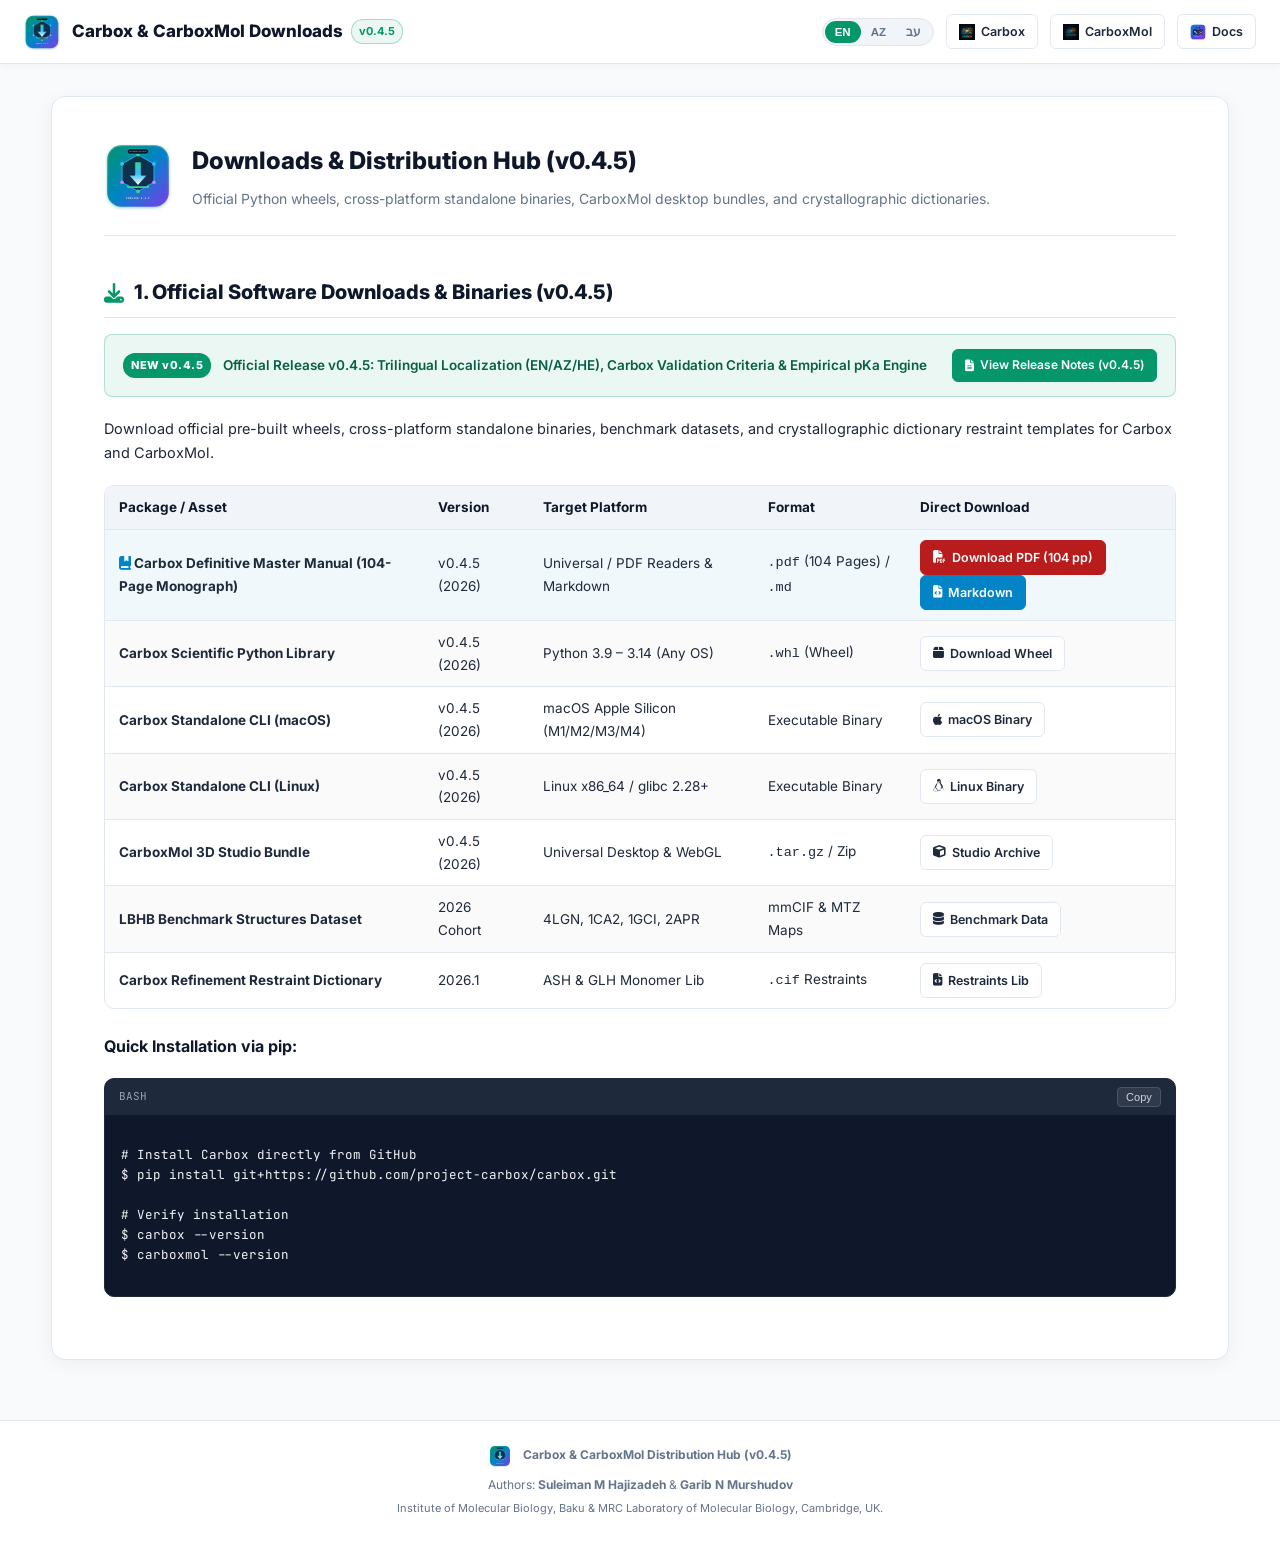
<file: downloads.html>
<!DOCTYPE html>
<html lang="en">

<head>
    <meta charset="UTF-8">
    <meta name="viewport" content="width=device-width, initial-scale=1.0">
    <meta name="google-site-verification" content="med3XHPJzcSjHLpdN-jmNKekn-MFZcQE8IwPeFbCk7o" />
    <meta name="google-site-verification" content="lbqn6nIPchEP3d12Vf4UQmQpyKhJ1Mzq-di2S-t3rF0" />
    <title id="dl-page-title">Downloads &amp; Releases · Carbox &amp; CarboxMol Software Suite (v0.4.5)</title>

    <!-- Comprehensive Search Engine Optimization (SEO) -->
    <meta name="description"
        content="Official distribution hub for Carbox and CarboxMol: Python wheel packages, standalone desktop binaries for macOS and Linux, CLI utilities, benchmark crystal structures, and master PDF monograph.">
    <meta name="keywords" content="CarboxMol, CarboxMol Studio, CarboxMol Workbench, CarboxMol WebGL, CarboxMol 3D, CarboxMol GROMACS, CarboxMol Downloads, carboxmol.github.io, carboxmol.readthedocs.io, Carbox, Project Carbox, Suleiman M Hajizadeh, Suleiman Hajizadeh, Süleyman M Hacızadə, Süleyman Hacızadə, Suleyman Hacizade, Garib N Murshudov, Garib Murshudov, Qərib N Mürşüdov, Qərib Mürşüdov, Qarib Murshudov, Prof. Garib Murshudov, MRC Laboratory of Molecular Biology, MRC LMB Cambridge, LMB Cambridge Biomedical Campus, Institute of Molecular Biology, IMB Baku, Elm və Təhsil Nazirliyi Molekulyar Biologiya və Biotexnologiyalar İnstitutu, Western Caspian University, WCU Baku, Qərbi Kaspi Universiteti, WebGL2 3D Molecular Viewer, 3Dmol.js Crystallography, GROMACS Molecular Dynamics Simulation, In-Browser Molecular Dynamics, pdb2gmx, mdrun WebAssembly, Electron Density Map Streaming, 2mFo-DFc Map Carving, mFo-DFc Difference Map, CCP4 Map Reader, MRC2014, PDB-REDO Map Integration, Unit Cell Wireframe & Symmetry Engine, CXL Macro Automation, Carbox eXtensible Language, Real-Space Refinement, Stereochemical Regularization, Bioinorganic Metal Coordination Sphere, Zinc Finger Coordination, Tetrahedral tau4, Octahedral tau6, Salt Bridge Detection, Pi-Pi Stacking, Hydrogen Bond Network Analysis, MolProbity Clashscore, Ramachandran Plot Validator, Rotamer Outlier Detection, Macromolecular Crystallography, Anomalous Carboxyl Protonation, Low-Barrier Hydrogen Bond, LBHB, Short Strong Hydrogen Bond, SSHB, Dielectric Shielding, Born Desolvation, PROPKA pKa Shift, REFMAC5 Restraints, Servalcat Cryo-EM, PDB Screening, 1KZK, 1OEW, 2DSX, 1FKN, 3X2M, 4RI3, 8PO0, Endothiapepsin, Rubredoxin, Scytalone Dehydratase, BACE1, 3D zülal strukturu vizuallaşdırma, GROMACS molekulyar dinamika Azərbaycan, Elektron sıxlığı xəritələri, Makromolekulyar kristalloqrafiya iş masası, הדמיה מולקולרית תלת-ממדית, מפות צפיפות אלקטרונים 2Fo-Fc, молекулярная динамика GROMACS WebGL, визуализация кристаллических структур PDB">
    <meta name="author" content="Suleiman M Hajizadeh &amp; Garib N Murshudov">
    <meta name="robots" content="index, follow, max-snippet:-1, max-image-preview:large, max-video-preview:-1">
    <meta name="googlebot" content="index, follow, max-snippet:-1, max-image-preview:large, max-video-preview:-1">
    <meta name="bingbot" content="index, follow, max-snippet:-1, max-image-preview:large, max-video-preview:-1">

    <!-- Academic / Google Scholar & Dublin Core Metadata -->
    <meta name="citation_title" content="Carbox &amp; CarboxMol Software Suite: Distribution Hub, Precompiled Binaries, and Crystallographic Monograph">
    <meta name="citation_author" content="Hajizadeh, Suleiman M">
    <meta name="citation_author" content="Murshudov, Garib N">
    <meta name="citation_author_institution" content="Institute of Molecular Biology, Ministry of Science and Education of the Republic of Azerbaijan">
    <meta name="citation_author_institution" content="Western Caspian University, Baku, Azerbaijan">
    <meta name="citation_author_institution" content="MRC Laboratory of Molecular Biology (LMB), Cambridge, United Kingdom">
    <meta name="citation_publication_date" content="2026/01/01">
    <meta name="citation_pdf_url" content="https://carboxmol.github.io/CARBOX_MASTER_MANUAL.pdf">
    <meta name="citation_fulltext_html_url" content="https://carboxmol.github.io/downloads.html">
    <meta name="DC.title" content="Downloads &amp; Releases · Carbox &amp; CarboxMol Software Suite (v0.4.5)">
    <meta name="DC.creator" content="Suleiman M Hajizadeh">
    <meta name="DC.creator" content="Garib N Murshudov">

    <!-- Canonical URL and Multilingual Alternates -->
    <link rel="canonical" href="https://carboxmol.github.io/downloads.html">
    <link rel="alternate" hreflang="en" href="https://carboxmol.github.io/downloads.html?lang=en">
    <link rel="alternate" hreflang="az" href="https://carboxmol.github.io/downloads.html?lang=az">
    <link rel="alternate" hreflang="he" href="https://carboxmol.github.io/downloads.html?lang=he">
    <link rel="alternate" hreflang="x-default" href="https://carboxmol.github.io/downloads.html">

    <!-- Open Graph / Social Sharing -->
    <meta property="og:site_name" content="Carbox Downloads Hub">
    <meta property="og:type" content="website">
    <meta property="og:url" content="https://carboxmol.github.io/downloads.html">
    <meta property="og:title" content="Downloads &amp; Releases · Carbox &amp; CarboxMol Software Suite (v0.4.5)">
    <meta property="og:description"
        content="Official distribution hub for Carbox and CarboxMol: Python wheel packages, standalone desktop binaries for macOS and Linux, CLI utilities, benchmark crystal structures, and master PDF monograph.">
    <meta property="og:image" content="https://carboxmol.github.io/assets/download_logo.svg">
    <meta property="og:image:alt" content="CarboxMol Downloads">
    <meta property="og:locale" content="en_US">
    <meta property="og:locale:alternate" content="az_AZ">
    <meta property="og:locale:alternate" content="he_IL">

    <!-- Twitter Cards -->
    <meta name="twitter:card" content="summary">
    <meta name="twitter:title" content="Downloads &amp; Releases · Carbox &amp; CarboxMol Software Suite (v0.4.5)">
    <meta name="twitter:description"
        content="Download official releases of CarboxMol: Python packages, standalone desktop binaries, CLI tools, and crystallographic restraint libraries.">
    <meta name="twitter:image" content="https://carboxmol.github.io/assets/download_logo.svg">

    <!-- Structured Data: Schema.org JSON-LD -->
    <script type="application/ld+json">
    {
      "@context": "https://schema.org",
      "@graph": [
        {
          "@type": "SoftwareApplication",
          "@id": "https://carboxmol.github.io/downloads.html#software",
          "name": "CarboxMol Software Suite",
          "url": "https://carboxmol.github.io/downloads.html",
          "downloadUrl": "https://github.com/carboxmol/carboxmol/releases",
          "applicationCategory": "ScientificSoftware",
          "operatingSystem": "macOS (Apple Silicon & Intel), Linux (x86_64), Windows (WSL2)",
          "softwareVersion": "0.4.5",
          "license": "https://www.mozilla.org/en-US/MPL/2.0/",
          "offers": {
            "@type": "Offer",
            "price": "0",
            "priceCurrency": "USD"
          }
        },
        {
          "@type": "BreadcrumbList",
          "@id": "https://carboxmol.github.io/downloads.html#breadcrumb",
          "itemListElement": [
            {
              "@type": "ListItem",
              "position": 1,
              "name": "Home",
              "item": "https://carboxmol.github.io/"
            },
            {
              "@type": "ListItem",
              "position": 2,
              "name": "Downloads",
              "item": "https://carboxmol.github.io/downloads.html"
            }
          ]
        }
      ]
    }
    </script>

    <!-- Fonts & Icons -->
    <link rel="preconnect" href="https://fonts.googleapis.com">
    <link rel="preconnect" href="https://fonts.gstatic.com" crossorigin>
    <link
        href="https://fonts.googleapis.com/css2?family=Inter:wght@300;400;500;600;700;800&family=JetBrains+Mono:wght@400;500;600;700&family=Heebo:wght@300;400;500;700;800&display=swap"
        rel="stylesheet">
    <link rel="stylesheet" href="https://cdnjs.cloudflare.com/ajax/libs/font-awesome/6.5.1/css/all.min.css">

    <!-- Downloads Hub Favicons & App Icons -->
    <link rel="icon" type="image/svg+xml" href="assets/download_logo.svg">
    <link rel="icon" type="image/png" sizes="32x32" href="assets/download_favicon32.png">
    <link rel="icon" type="image/png" sizes="64x64" href="assets/download_favicon64.png">
    <link rel="icon" type="image/png" sizes="192x192" href="assets/download_pwa_icon_192.png">
    <link rel="icon" type="image/png" sizes="512x512" href="assets/download_pwa_icon_512.png">
    <link rel="shortcut icon" href="assets/download_favicon.ico">
    <link rel="apple-touch-icon" sizes="180x180" href="assets/download_apple_touch_icon.png">
    <link rel="manifest" href="manifest-carboxmol.json">
    <meta name="mobile-web-app-capable" content="yes">
    <meta name="apple-mobile-web-app-capable" content="yes">
    <meta name="apple-mobile-web-app-status-bar-style" content="black-translucent">
    <meta name="apple-mobile-web-app-title" content="Carbox Downloads">
    <meta name="theme-color" content="#090d16">
    <script defer src="pwa-sync.js?v=0.5.1"></script>

    <style>
        :root {
            --bg-page: #f8fafc;
            --bg-surface: #ffffff;
            --bg-subtle: #f1f5f9;
            --bg-code: #0f172a;
            --border-subtle: #e2e8f0;
            --border-focus: #059669;
            --text-main: #1e293b;
            --text-heading: #0f172a;
            --text-muted: #64748b;
            --accent-download: #059669;
            --accent-download-bg: rgba(5, 150, 105, 0.08);
            --accent-carbox: #0284c7;
            --accent-carboxmol: #7c3aed;
            --radius-sm: 6px;
            --radius-md: 10px;
            --radius-lg: 14px;
            --shadow-subtle: 0 4px 20px rgba(15, 23, 42, 0.05);
        }

        * { box-sizing: border-box; }

        body {
            margin: 0;
            padding: 0;
            font-family: 'Inter', -apple-system, BlinkMacSystemFont, "Segoe UI", Roboto, sans-serif;
            background-color: var(--bg-page);
            color: var(--text-main);
            line-height: 1.68;
            font-size: 14.5px;
            display: flex;
            flex-direction: column;
            min-height: 100vh;
        }

        html[dir="rtl"] body {
            font-family: 'Heebo', 'Inter', sans-serif;
        }

        .downloads-navbar {
            position: sticky;
            top: 0;
            z-index: 1000;
            background: #ffffff;
            border-bottom: 1px solid var(--border-subtle);
            padding: 0 24px;
            height: 64px;
            display: flex;
            align-items: center;
            justify-content: space-between;
            box-shadow: 0 2px 8px rgba(0, 0, 0, 0.03);
        }

        .brand-container {
            display: flex;
            align-items: center;
            gap: 12px;
            text-decoration: none;
        }

        .brand-logo-img {
            width: 36px;
            height: 36px;
            object-fit: contain;
            border-radius: 8px;
        }

        .brand-title-group h1 {
            font-size: 17px;
            font-weight: 800;
            color: var(--text-heading);
            margin: 0;
            display: flex;
            align-items: center;
            gap: 8px;
        }

        .brand-badge-version {
            font-size: 11px;
            font-weight: 700;
            padding: 2px 7px;
            background: var(--accent-download-bg);
            border: 1px solid rgba(5, 150, 105, 0.3);
            border-radius: 12px;
            color: var(--accent-download);
        }

        .nav-actions {
            display: flex;
            align-items: center;
            gap: 12px;
        }

        .lang-switcher-group {
            display: flex;
            background: var(--bg-subtle);
            border: 1px solid var(--border-subtle);
            border-radius: 20px;
            padding: 2px;
        }

        .lang-btn {
            background: transparent;
            border: none;
            color: var(--text-muted);
            font-size: 11.5px;
            font-weight: 700;
            padding: 4px 10px;
            border-radius: 16px;
            cursor: pointer;
            transition: all 0.2s;
        }

        .lang-btn.active {
            background: var(--accent-download);
            color: #ffffff;
        }

        .nav-link-btn {
            font-size: 12.5px;
            color: var(--text-main);
            text-decoration: none;
            padding: 6px 12px;
            border-radius: var(--radius-sm);
            border: 1px solid var(--border-subtle);
            background: #ffffff;
            display: flex;
            align-items: center;
            gap: 6px;
            font-weight: 600;
            transition: all 0.2s;
        }

        .nav-link-btn:hover {
            border-color: var(--accent-download);
            color: var(--accent-download);
            background: var(--accent-download-bg);
        }

        .downloads-container {
            max-width: 1200px;
            width: 92%;
            margin: 32px auto 60px auto;
            flex: 1;
        }

        .downloads-card {
            background: var(--bg-surface);
            border: 1px solid var(--border-subtle);
            border-radius: var(--radius-lg);
            padding: 44px 52px;
            box-shadow: var(--shadow-subtle);
        }

        .module-banner-header {
            display: flex;
            align-items: center;
            gap: 20px;
            padding-bottom: 24px;
            border-bottom: 1px solid var(--border-subtle);
            margin-bottom: 36px;
        }

        .module-banner-logo {
            width: 68px;
            height: 68px;
            object-fit: contain;
        }

        .module-banner-titles h1 {
            font-size: 24px;
            font-weight: 800;
            color: var(--text-heading);
            margin: 0 0 6px 0;
        }

        .module-banner-titles p {
            margin: 0;
            color: var(--text-muted);
            font-size: 14px;
        }

        .downloads-card h2 {
            font-size: 20px;
            font-weight: 800;
            color: var(--text-heading);
            margin-top: 40px;
            margin-bottom: 16px;
            padding-bottom: 8px;
            border-bottom: 1px solid var(--border-subtle);
            display: flex;
            align-items: center;
            gap: 10px;
        }

        .downloads-card h3 {
            font-size: 16px;
            font-weight: 700;
            color: var(--text-heading);
            margin-top: 24px;
            margin-bottom: 12px;
        }

        .docs-table-wrap {
            overflow-x: auto;
            margin: 20px 0;
            border: 1px solid var(--border-subtle);
            border-radius: var(--radius-md);
        }

        .docs-table {
            width: 100%;
            border-collapse: collapse;
            font-size: 13.5px;
            text-align: left;
        }

        html[dir="rtl"] .docs-table {
            text-align: right;
        }

        .docs-table th {
            background: var(--bg-subtle);
            color: var(--text-heading);
            padding: 10px 14px;
            font-weight: 700;
            border-bottom: 1px solid var(--border-subtle);
        }

        .docs-table td {
            padding: 10px 14px;
            border-bottom: 1px solid var(--border-subtle);
            color: var(--text-main);
        }

        .docs-table tr:last-child td {
            border-bottom: none;
        }

        .docs-table tr:nth-child(even) td {
            background: #fafafa;
        }

        .code-block-wrapper {
            position: relative;
            margin: 18px 0;
            border-radius: var(--radius-md);
            background: var(--bg-code);
            border: 1px solid #1e293b;
            overflow: hidden;
            direction: ltr !important;
            text-align: left !important;
        }

        .code-header {
            display: flex;
            justify-content: space-between;
            align-items: center;
            background: #1e293b;
            padding: 8px 14px;
            font-size: 11px;
            font-family: 'JetBrains Mono', monospace;
            color: #94a3b8;
        }

        pre code {
            display: block;
            padding: 16px;
            overflow-x: auto;
            color: #f1f5f9;
            font-family: 'JetBrains Mono', monospace;
            font-size: 12.5px;
            line-height: 1.6;
        }

        .btn-download-direct {
            display: inline-flex;
            align-items: center;
            gap: 6px;
            background: var(--accent-download);
            color: #ffffff;
            text-decoration: none;
            padding: 6px 12px;
            border-radius: var(--radius-sm);
            font-size: 12px;
            font-weight: 700;
            transition: background 0.2s;
        }

        .btn-download-direct:hover {
            background: #047857;
            color: #ffffff;
        }

        .code-copy-btn {
            background: rgba(255, 255, 255, 0.08);
            border: 1px solid #475569;
            color: #cbd5e1;
            border-radius: 4px;
            padding: 3px 8px;
            font-size: 11px;
            cursor: pointer;
        }

        .code-copy-btn:hover {
            background: rgba(255, 255, 255, 0.2);
            color: #ffffff;
        }

        .downloads-footer {
            margin-top: auto;
            background: #ffffff;
            border-top: 1px solid var(--border-subtle);
            padding: 24px;
            text-align: center;
            font-size: 12px;
            color: var(--text-muted);
        }

        @media (max-width: 768px) {
            .downloads-card {
                padding: 24px 16px;
            }
            .module-banner-header {
                flex-direction: column;
                align-items: flex-start;
            }
        }
    </style>
</head>

<body>

    <header class="downloads-navbar">
        <a href="dashboard.html" class="brand-container">
            <img src="assets/download_logo.svg" alt="Downloads Logo" class="brand-logo-img">
            <div class="brand-title-group">
                <h1>Carbox &amp; CarboxMol Downloads <span class="brand-badge-version">v0.4.5</span></h1>
            </div>
        </a>

        <div class="nav-actions">
            <div class="lang-switcher-group">
                <button class="lang-btn active" id="btn-lang-en" onclick="setDlLanguage('en')"> EN</button>
                <button class="lang-btn" id="btn-lang-az" onclick="setDlLanguage('az')"> AZ</button>
                <button class="lang-btn" id="btn-lang-he" onclick="setDlLanguage('he')"> עב</button>
            </div>

            <a href="dashboard.html" class="nav-link-btn" title="Open Carbox Survey Dashboard">
                <img src="assets/carbox_logo.png" alt="Carbox" style="width: 16px; height: 16px; object-fit: contain;"> <span id="nav-lbl-dashboard">Carbox</span>
            </a>
            <a href="studio.html" class="nav-link-btn" title="Open 3D Studio">
                <img src="assets/carboxmol_logo.png" alt="CarboxMol" style="width: 16px; height: 16px; object-fit: contain;"> <span id="nav-lbl-studio">CarboxMol</span>
            </a>
            <a href="docs.html" class="nav-link-btn" title="Open Documentation Portal">
                <img src="assets/docs_logo.svg" alt="Docs" style="width: 16px; height: 16px; object-fit: contain;"> <span id="nav-lbl-docs">Docs</span>
            </a>
        </div>
    </header>

    <main class="downloads-container">
        <div class="downloads-card">
            <div class="module-banner-header">
                <img src="assets/download_logo.svg" alt="Downloads Logo" class="module-banner-logo">
                <div class="module-banner-titles">
                    <h1 id="dl-header-title">Downloads &amp; Distribution Hub (v0.4.5)</h1>
                    <p id="dl-header-desc">Official Python wheels, cross-platform standalone binaries, CarboxMol desktop bundles, and crystallographic dictionaries.</p>
                </div>
            </div>

        <section id="dl-packages">
            <!-- English -->
            <div class="lang-view lang-en">
                <h2><i class="fa-solid fa-download" style="color: #059669;"></i> 1. Official Software Downloads &amp; Binaries (v0.4.5)</h2>
                <div style="background: rgba(5, 150, 105, 0.08); border: 1px solid rgba(5, 150, 105, 0.25); border-radius: 8px; padding: 14px 18px; margin-bottom: 20px; display: flex; align-items: center; justify-content: space-between; flex-wrap: wrap; gap: 12px;">
                    <div style="display: flex; align-items: center; gap: 12px;">
                        <span style="background: #059669; color: #fff; font-size: 11px; font-weight: 800; padding: 3px 8px; border-radius: 12px; letter-spacing: 0.5px;">NEW v0.4.5</span>
                        <span style="font-size: 13.5px; font-weight: 600; color: #065f46;">Official Release v0.4.5: Trilingual Localization (EN/AZ/HE), Carbox Validation Criteria &amp; Empirical pKa Engine</span>
                    </div>
                    <a href="https://github.com/project-carbox/carbox/releases/tag/v0.4.5" target="_blank" class="nav-link-btn" style="background: #059669; color: #fff; border-color: #059669; font-size: 12px; padding: 5px 12px;">
                        <i class="fa-solid fa-file-lines"></i> View Release Notes (v0.4.5)
                    </a>
                </div>
                <p>
                    Download official pre-built wheels, cross-platform standalone binaries, benchmark datasets, and crystallographic dictionary restraint templates for Carbox and CarboxMol.
                </p>
                <div class="docs-table-wrap">
                    <table class="docs-table">
                        <thead>
                            <tr>
                                <th>Package / Asset</th>
                                <th>Version</th>
                                <th>Target Platform</th>
                                <th>Format</th>
                                <th>Direct Download</th>
                            </tr>
                        </thead>
                        <tbody>
                            <tr style="background: rgba(2, 132, 199, 0.06);">
                                <td><strong><i class="fa-solid fa-book-bookmark" style="color: #0284c7;"></i> Carbox Definitive Master Manual (104-Page Monograph)</strong></td>
                                <td>v0.4.5 (2026)</td>
                                <td>Universal / PDF Readers &amp; Markdown</td>
                                <td><code>.pdf</code> (104 Pages) / <code>.md</code></td>
                                <td>
                                    <a href="CARBOX_MASTER_MANUAL.pdf" download="CARBOX_MASTER_MANUAL.pdf" target="_blank" class="nav-link-btn" style="display:inline-flex; background: #b91c1c; color: #fff; border-color: #b91c1c; margin-right: 6px;"><i class="fa-solid fa-file-pdf"></i> Download PDF (104 pp)</a>
                                    <a href="https://raw.githubusercontent.com/carbox/carbox/main/CARBOX_MASTER_MANUAL.md" download="CARBOX_MASTER_MANUAL.md" target="_blank" class="nav-link-btn" style="display:inline-flex; background: #0284c7; color: #fff; border-color: #0284c7;"><i class="fa-solid fa-file-code"></i> Markdown</a>
                                </td>
                            </tr>
                            <tr>
                                <td><strong>Carbox Scientific Python Library</strong></td>
                                <td>v0.4.5 (2026)</td>
                                <td>Python 3.9 – 3.14 (Any OS)</td>
                                <td><code>.whl</code> (Wheel)</td>
                                <td><a href="https://github.com/project-carbox/carbox/releases" target="_blank" class="nav-link-btn" style="display:inline-flex;"><i class="fa-solid fa-box"></i> Download Wheel</a></td>
                            </tr>
                            <tr>
                                <td><strong>Carbox Standalone CLI (macOS)</strong></td>
                                <td>v0.4.5 (2026)</td>
                                <td>macOS Apple Silicon (M1/M2/M3/M4)</td>
                                <td>Executable Binary</td>
                                <td><a href="https://github.com/project-carbox/carbox/releases" target="_blank" class="nav-link-btn" style="display:inline-flex;"><i class="fa-brands fa-apple"></i> macOS Binary</a></td>
                            </tr>
                            <tr>
                                <td><strong>Carbox Standalone CLI (Linux)</strong></td>
                                <td>v0.4.5 (2026)</td>
                                <td>Linux x86_64 / glibc 2.28+</td>
                                <td>Executable Binary</td>
                                <td><a href="https://github.com/project-carbox/carbox/releases" target="_blank" class="nav-link-btn" style="display:inline-flex;"><i class="fa-brands fa-linux"></i> Linux Binary</a></td>
                            </tr>
                            <tr>
                                <td><strong>CarboxMol 3D Studio Bundle</strong></td>
                                <td>v0.4.5 (2026)</td>
                                <td>Universal Desktop &amp; WebGL</td>
                                <td><code>.tar.gz</code> / Zip</td>
                                <td><a href="https://github.com/project-carbox/carbox/releases" target="_blank" class="nav-link-btn" style="display:inline-flex;"><i class="fa-solid fa-cube"></i> Studio Archive</a></td>
                            </tr>
                            <tr>
                                <td><strong>LBHB Benchmark Structures Dataset</strong></td>
                                <td>2026 Cohort</td>
                                <td>4LGN, 1CA2, 1GCI, 2APR</td>
                                <td>mmCIF &amp; MTZ Maps</td>
                                <td><a href="https://github.com/project-carbox/carbox/tree/main/tests" target="_blank" class="nav-link-btn" style="display:inline-flex;"><i class="fa-solid fa-database"></i> Benchmark Data</a></td>
                            </tr>
                            <tr>
                                <td><strong>Carbox Refinement Restraint Dictionary</strong></td>
                                <td>2026.1</td>
                                <td>ASH &amp; GLH Monomer Lib</td>
                                <td><code>.cif</code> Restraints</td>
                                <td><a href="https://github.com/project-carbox/carbox" target="_blank" class="nav-link-btn" style="display:inline-flex;"><i class="fa-solid fa-file-code"></i> Restraints Lib</a></td>
                            </tr>
                        </tbody>
                    </table>
                </div>

                <h3>Quick Installation via pip:</h3>
                <div class="code-block-wrapper">
                    <div class="code-header"><span>BASH</span><button class="code-copy-btn" onclick="copyCode(this)">Copy</button></div>
                    <pre><code># Install Carbox directly from GitHub
$ pip install git+https://github.com/project-carbox/carbox.git

# Verify installation
$ carbox --version
$ carboxmol --version</code></pre>
                </div>
            </div>

            <!-- Azerbaijani -->
            <div class="lang-view lang-az" style="display: none;">
                <h2><i class="fa-solid fa-download" style="color: #059669;"></i> 1. Rəsmi Proqram Təminatı və Paketlərin Yüklənməsi (2026)</h2>
                <div style="background: rgba(5, 150, 105, 0.08); border: 1px solid rgba(5, 150, 105, 0.25); border-radius: 8px; padding: 14px 18px; margin-bottom: 20px; display: flex; align-items: center; justify-content: space-between; flex-wrap: wrap; gap: 12px;">
                    <div style="display: flex; align-items: center; gap: 12px;">
                        <span style="background: #059669; color: #fff; font-size: 11px; font-weight: 800; padding: 3px 8px; border-radius: 12px; letter-spacing: 0.5px;">YENİ v0.4.5</span>
                        <span style="font-size: 13.5px; font-weight: 600; color: #065f46;">Rəsmi Buraxılış v0.4.5: 3 Dilli Sinxron Lokallaşdırma (EN/AZ/HE), Carbox Validasiya Meyarları və Empirik pKa Mühərriki</span>
                    </div>
                    <a href="https://github.com/project-carbox/carbox/releases/tag/v0.4.5" target="_blank" class="nav-link-btn" style="background: #059669; color: #fff; border-color: #059669; font-size: 12px; padding: 5px 12px;">
                        <i class="fa-solid fa-file-lines"></i> Buraxılış Qeydləri (v0.4.5)
                    </a>
                </div>
                <p>
                    Carbox və CarboxMol üçün rəsmi Python təkərləri (wheels), platformalararası binar icra faylları, etalon test verilənləri və Carbox zərifləşdirmə lüğət fayllarını endirin.
                </p>
                <div class="docs-table-wrap">
                    <table class="docs-table">
                        <thead>
                            <tr>
                                <th>Paket / Resurs</th>
                                <th>Versiya</th>
                                <th>Hədəf Platforma</th>
                                <th>Format</th>
                                <th>Birbaşa Yükləmə</th>
                            </tr>
                        </thead>
                        <tbody>
                            <tr style="background: rgba(2, 132, 199, 0.06);">
                                <td><strong><i class="fa-solid fa-book-bookmark" style="color: #0284c7;"></i> Carbox Fundamental Baş İstinad Dərslik Vəsaiti (104 Səhifəlik Monoqrafiya)</strong></td>
                                <td>v0.4.5 (2026)</td>
                                <td>Universal / PDF Oxuyucular və Bütün Qurğular</td>
                                <td><code>.pdf</code> (104 Səhifə) / <code>.md</code></td>
                                <td>
                                    <a href="CARBOX_MASTER_MANUAL.pdf" download="CARBOX_MASTER_MANUAL.pdf" target="_blank" class="nav-link-btn" style="display:inline-flex; background: #b91c1c; color: #fff; border-color: #b91c1c; margin-right: 6px;"><i class="fa-solid fa-file-pdf"></i> PDF Kitabı Endir (104 səh)</a>
                                    <a href="https://raw.githubusercontent.com/carbox/carbox/main/CARBOX_MASTER_MANUAL.md" download="CARBOX_MASTER_MANUAL.md" target="_blank" class="nav-link-btn" style="display:inline-flex; background: #0284c7; color: #fff; border-color: #0284c7;"><i class="fa-solid fa-file-code"></i> Markdown</a>
                                </td>
                            </tr>
                            <tr>
                                <td><strong>Carbox Elmi Python Kitabxanası</strong></td>
                                <td>v0.4.5 (2026)</td>
                                <td>Python 3.9 – 3.14 (İstənilən ƏS)</td>
                                <td><code>.whl</code> (Wheel)</td>
                                <td><a href="https://github.com/project-carbox/carbox/releases" target="_blank" class="nav-link-btn" style="display:inline-flex;"><i class="fa-solid fa-box"></i> Wheel Yüklə</a></td>
                            </tr>
                            <tr>
                                <td><strong>Carbox Sərbəst CLI (macOS)</strong></td>
                                <td>v0.4.5 (2026)</td>
                                <td>macOS Apple Silicon (M1/M2/M3/M4)</td>
                                <td>İcra olunan Binar</td>
                                <td><a href="https://github.com/project-carbox/carbox/releases" target="_blank" class="nav-link-btn" style="display:inline-flex;"><i class="fa-brands fa-apple"></i> macOS Binar</a></td>
                            </tr>
                            <tr>
                                <td><strong>Carbox Sərbəst CLI (Linux)</strong></td>
                                <td>v0.4.5 (2026)</td>
                                <td>Linux x86_64 / glibc 2.28+</td>
                                <td>İcra olunan Binar</td>
                                <td><a href="https://github.com/project-carbox/carbox/releases" target="_blank" class="nav-link-btn" style="display:inline-flex;"><i class="fa-brands fa-linux"></i> Linux Binar</a></td>
                            </tr>
                            <tr>
                                <td><strong>CarboxMol 3D Studiya Paketi</strong></td>
                                <td>v0.4.5 (2026)</td>
                                <td>Universal Masaüstü &amp; WebGL</td>
                                <td><code>.tar.gz</code> / Zip</td>
                                <td><a href="https://github.com/project-carbox/carbox/releases" target="_blank" class="nav-link-btn" style="display:inline-flex;"><i class="fa-solid fa-cube"></i> Studiya Arxivi</a></td>
                            </tr>
                            <tr>
                                <td><strong>LBHB Etalon Strukturlar Bazası</strong></td>
                                <td>2026 Kohort</td>
                                <td>4LGN, 1CA2, 1GCI, 2APR</td>
                                <td>mmCIF və MTZ Xəritələri</td>
                                <td><a href="https://github.com/project-carbox/carbox/tree/main/tests" target="_blank" class="nav-link-btn" style="display:inline-flex;"><i class="fa-solid fa-database"></i> Test Bazası</a></td>
                            </tr>
                            <tr>
                                <td><strong>Carbox Zərifləşdirmə Lüğət Faylları</strong></td>
                                <td>2026.1</td>
                                <td>ASH və GLH Monomer Kitabxanası</td>
                                <td><code>.cif</code> Məhdudiyyətləri</td>
                                <td><a href="https://github.com/project-carbox/carbox" target="_blank" class="nav-link-btn" style="display:inline-flex;"><i class="fa-solid fa-file-code"></i> Lüğət Faylı</a></td>
                            </tr>
                        </tbody>
                    </table>
                </div>

                <h3>pip ilə Birbaşa Quraşdırma:</h3>
                <div class="code-block-wrapper">
                    <div class="code-header"><span>BASH</span><button class="code-copy-btn" onclick="copyCode(this)">Copy</button></div>
                    <pre><code># Carbox-u birbaşa GitHub-dan quraşdırın
$ pip install git+https://github.com/project-carbox/carbox.git

# Versiyanı yoxlayın
$ carbox --version
$ carboxmol --version</code></pre>
                </div>
            </div>

            <!-- Hebrew -->
            <div class="lang-view lang-he" style="display: none;">
                <h2><i class="fa-solid fa-download" style="color: #059669;"></i> 1. הורדות תוכנה רשמיות וקבצים בינאריים (v0.4.5)</h2>
                <div style="background: rgba(5, 150, 105, 0.08); border: 1px solid rgba(5, 150, 105, 0.25); border-radius: 8px; padding: 14px 18px; margin-bottom: 20px; display: flex; align-items: center; justify-content: space-between; flex-wrap: wrap; gap: 12px;">
                    <div style="display: flex; align-items: center; gap: 12px;">
                        <span style="background: #059669; color: #fff; font-size: 11px; font-weight: 800; padding: 3px 8px; border-radius: 12px; letter-spacing: 0.5px;">חדש v0.4.5</span>
                        <span style="font-size: 13.5px; font-weight: 600; color: #065f46;">גרסה רשמית v0.4.5: לוקליזציה תלת-לשונית מסונכרנת (EN/AZ/HE), קריטריוני אימות של Carbox ומנוע pKa אמפירי</span>
                    </div>
                    <a href="https://github.com/project-carbox/carbox/releases/tag/v0.4.5" target="_blank" class="nav-link-btn" style="background: #059669; color: #fff; border-color: #059669; font-size: 12px; padding: 5px 12px;">
                        <i class="fa-solid fa-file-lines"></i> הערות גרסה (v0.4.5)
                    </a>
                </div>
                <p>
                    הורדת קובצי Wheel רשמיים לפייתון, קבצים בינאריים עצמאיים לכל הפלטפורמות, נתוני בנצ'מרק וקבצי מילון אילוצים של Carbox.
                </p>
                <div class="docs-table-wrap">
                    <table class="docs-table">
                        <thead>
                            <tr>
                                <th>חבילה / משאב</th>
                                <th>גרסה</th>
                                <th>פלטפורמת יעד</th>
                                <th>פורמט</th>
                                <th>הורדה ישירה</th>
                            </tr>
                        </thead>
                        <tbody>
                            <tr style="background: rgba(2, 132, 199, 0.06);">
                                <td><strong><i class="fa-solid fa-book-bookmark" style="color: #0284c7;"></i> מדריך המקורות המקיף של Carbox (מונוגרפיה של 104 עמודים)</strong></td>
                                <td>v0.4.5 (2026)</td>
                                <td>אוניברסלי / קוראי PDF וכל המכשירים</td>
                                <td><code>.pdf</code> (104 עמודים) / <code>.md</code></td>
                                <td>
                                    <a href="CARBOX_MASTER_MANUAL.pdf" download="CARBOX_MASTER_MANUAL.pdf" target="_blank" class="nav-link-btn" style="display:inline-flex; background: #b91c1c; color: #fff; border-color: #b91c1c; margin-left: 6px;"><i class="fa-solid fa-file-pdf"></i> הורד PDF (104 עמודים)</a>
                                    <a href="https://raw.githubusercontent.com/carbox/carbox/main/CARBOX_MASTER_MANUAL.md" download="CARBOX_MASTER_MANUAL.md" target="_blank" class="nav-link-btn" style="display:inline-flex; background: #0284c7; color: #fff; border-color: #0284c7;"><i class="fa-solid fa-file-code"></i> Markdown</a>
                                </td>
                            </tr>
                            <tr>
                                <td><strong>ספריית פייתון מדעית Carbox</strong></td>
                                <td>v0.4.5 (2026)</td>
                                <td>Python 3.9 – 3.14</td>
                                <td><code>.whl</code> (Wheel)</td>
                                <td><a href="https://github.com/project-carbox/carbox/releases" target="_blank" class="nav-link-btn" style="display:inline-flex;"><i class="fa-solid fa-box"></i> הורד Wheel</a></td>
                            </tr>
                            <tr>
                                <td><strong>Carbox קובץ בינארי (macOS)</strong></td>
                                <td>v0.4.5 (2026)</td>
                                <td>macOS Apple Silicon (M1/M2/M3)</td>
                                <td>קובץ הרצה בינארי</td>
                                <td><a href="https://github.com/project-carbox/carbox/releases" target="_blank" class="nav-link-btn" style="display:inline-flex;"><i class="fa-brands fa-apple"></i> בינארי macOS</a></td>
                            </tr>
                            <tr>
                                <td><strong>Carbox קובץ בינארי (Linux)</strong></td>
                                <td>v0.4.5 (2026)</td>
                                <td>Linux x86_64</td>
                                <td>קובץ הרצה בינארי</td>
                                <td><a href="https://github.com/project-carbox/carbox/releases" target="_blank" class="nav-link-btn" style="display:inline-flex;"><i class="fa-brands fa-linux"></i> בינארי Linux</a></td>
                            </tr>
                            <tr>
                                <td><strong>CarboxMol חבילת סטודיו 3D</strong></td>
                                <td>v0.4.5 (2026)</td>
                                <td>Desktop &amp; WebGL</td>
                                <td><code>.tar.gz</code> / Zip</td>
                                <td><a href="https://github.com/project-carbox/carbox/releases" target="_blank" class="nav-link-btn" style="display:inline-flex;"><i class="fa-solid fa-cube"></i> ארכיון סטודיו</a></td>
                            </tr>
                            <tr>
                                <td><strong>מאגר מבני בנצ'מרק LBHB</strong></td>
                                <td>מחזור 2026</td>
                                <td>4LGN, 1CA2, 1GCI, 2APR</td>
                                <td>מפות mmCIF ו-MTZ</td>
                                <td><a href="https://github.com/project-carbox/carbox/tree/main/tests" target="_blank" class="nav-link-btn" style="display:inline-flex;"><i class="fa-solid fa-database"></i> מאגר מבחן</a></td>
                            </tr>
                            <tr>
                                <td><strong>מילוני אילוצים של Carbox</strong></td>
                                <td>2026.1</td>
                                <td>ספריית מונומרים ASH ו-GLH</td>
                                <td>אילוצי <code>.cif</code></td>
                                <td><a href="https://github.com/project-carbox/carbox" target="_blank" class="nav-link-btn" style="display:inline-flex;"><i class="fa-solid fa-file-code"></i> מילון אילוצים</a></td>
                            </tr>
                        </tbody>
                    </table>
                </div>

                <h3>התקנה מהירה באמצעות pip:</h3>
                <div class="code-block-wrapper">
                    <div class="code-header"><span>BASH</span><button class="code-copy-btn" onclick="copyCode(this)">Copy</button></div>
                    <pre><code>$ pip install git+https://github.com/project-carbox/carbox.git
$ carbox --version
$ carboxmol --version</code></pre>
                </div>
            </div>
        </section>
    
        </div>
    </main>

    <footer class="downloads-footer">
        <div style="display: flex; align-items: center; justify-content: center; gap: 12px; margin-bottom: 8px;">
            <img src="assets/download_logo.svg" alt="Download Logo" style="width: 22px; height: 22px;">
            <strong id="dl-footer-title">Carbox &amp; CarboxMol Distribution Hub (v0.4.5)</strong>
        </div>
        <div>
            <span id="dl-footer-authors-prefix">Authors:</span> <strong>Suleiman M Hajizadeh</strong> &amp; <strong>Garib N Murshudov</strong>
        </div>
        <div style="margin-top: 4px; font-size: 11px;" id="dl-footer-affil">
            Institute of Molecular Biology, Baku &amp; MRC Laboratory of Molecular Biology, Cambridge, UK.
        </div>
    </footer>

    <script>
        const dlTranslations = {
            en: {
                pageTitle: "Downloads & Releases — Carbox & CarboxMol Suite (v0.4.5)",
                title: "Downloads & Distribution Hub (v0.4.5)",
                desc: "Official Python wheels, cross-platform standalone binaries, CarboxMol desktop bundles, and crystallographic dictionaries.",
                dashboard: "Carbox",
                studio: "CarboxMol",
                docs: "Docs",
                footerTitle: "Carbox & CarboxMol Distribution Hub (v0.4.5)",
                authorsPrefix: "Authors:",
                affil: "Institute of Molecular Biology, Baku & MRC Laboratory of Molecular Biology, Cambridge, UK."
            },
            az: {
                pageTitle: "Yükləmələr və Buraxılışlar — Carbox & CarboxMol Paketi (v0.4.5)",
                title: "Yükləmələr və Paylama Mərkəzi (v0.4.5)",
                desc: "Rəsmi Python paketləri (wheels), platformalararası sərbəst binar icra faylları, masaüstü studiya arxivi və kristallografiya lüğətləri.",
                dashboard: "Carbox",
                studio: "CarboxMol",
                docs: "Sənədlər",
                footerTitle: "Carbox & CarboxMol Paylama Mərkəzi (v0.4.5)",
                authorsPrefix: "Müəlliflər:",
                affil: "Molekulyar Biologiya İnstitutu, Bakı və MRC Molekulyar Biologiya Laboratoriyası, Kembric, Böyük Britaniya."
            },
            he: {
                pageTitle: "הורדות וגרסאות — חבילת Carbox & CarboxMol (v0.4.5)",
                title: "מרכז הורדות והפצה (v0.4.5)",
                desc: "חבילות Wheel רשמיות לפייתון, קבצים בינאריים עצמאיים לכל הפלטפורמות, חבילות סטודיו שולחניות ומילוני אילוצים.",
                dashboard: "Carbox",
                studio: "CarboxMol",
                docs: "תיעוד",
                footerTitle: "מרכז ההפצה וההורדות Carbox & CarboxMol (v0.4.5)",
                authorsPrefix: "מחברים:",
                affil: "המכון לביולוגיה מולקולרית, באקו ומעבדת MRC לביולוגיה מולקולרית, קיימברידג', בריטניה."
            }
        };

        function setDlLanguage(lang) {
            if (!dlTranslations[lang]) lang = 'en';
            try {
                localStorage.setItem('carbox_lang', lang);
                localStorage.setItem('carbox_doc_lang', lang);
            } catch (e) {}

            ['en', 'az', 'he'].forEach(l => {
                const b = document.getElementById(`btn-lang-${l}`);
                if (b) b.classList.toggle('active', l === lang);
            });

            if (lang === 'he') {
                document.documentElement.dir = 'rtl';
                document.documentElement.lang = 'he';
            } else {
                document.documentElement.dir = 'ltr';
                document.documentElement.lang = lang;
            }

            document.querySelectorAll('.lang-view').forEach(el => {
                el.style.display = el.classList.contains(`lang-${lang}`) ? 'block' : 'none';
            });

            const t = dlTranslations[lang] || dlTranslations.en;
            if (t.pageTitle) document.title = t.pageTitle;

            const hTitle = document.getElementById('dl-header-title');
            if (hTitle) hTitle.textContent = t.title;

            const hDesc = document.getElementById('dl-header-desc');
            if (hDesc) hDesc.textContent = t.desc;

            const dNav = document.getElementById('nav-lbl-dashboard');
            if (dNav) dNav.textContent = t.dashboard;

            const sNav = document.getElementById('nav-lbl-studio');
            if (sNav) sNav.textContent = t.studio;

            const docNav = document.getElementById('nav-lbl-docs');
            if (docNav) docNav.textContent = t.docs;

            const fTitle = document.getElementById('dl-footer-title');
            if (fTitle) fTitle.textContent = t.footerTitle;

            const fAuthPrefix = document.getElementById('dl-footer-authors-prefix');
            if (fAuthPrefix) fAuthPrefix.textContent = t.authorsPrefix;

            const fAffil = document.getElementById('dl-footer-affil');
            if (fAffil) fAffil.textContent = t.affil;
        }

        function copyCode(btn) {
            const pre = btn.parentElement.nextElementSibling;
            const code = pre ? pre.textContent : '';
            if (code) {
                navigator.clipboard.writeText(code);
                const original = btn.innerHTML;
                btn.innerHTML = '<i class="fa-solid fa-check"></i> Copied!';
                setTimeout(() => { btn.innerHTML = original; }, 2000);
            }
        }

        window.addEventListener('DOMContentLoaded', () => {
            const savedLang = localStorage.getItem('carbox_lang') || localStorage.getItem('carbox_doc_lang') || 'en';
            setDlLanguage(savedLang);
        });

        window.addEventListener('storage', (e) => {
            if (e.key === 'carbox_lang' && e.newValue) {
                setDlLanguage(e.newValue);
            }
        });
    </script>
</body>

</html>
</file>
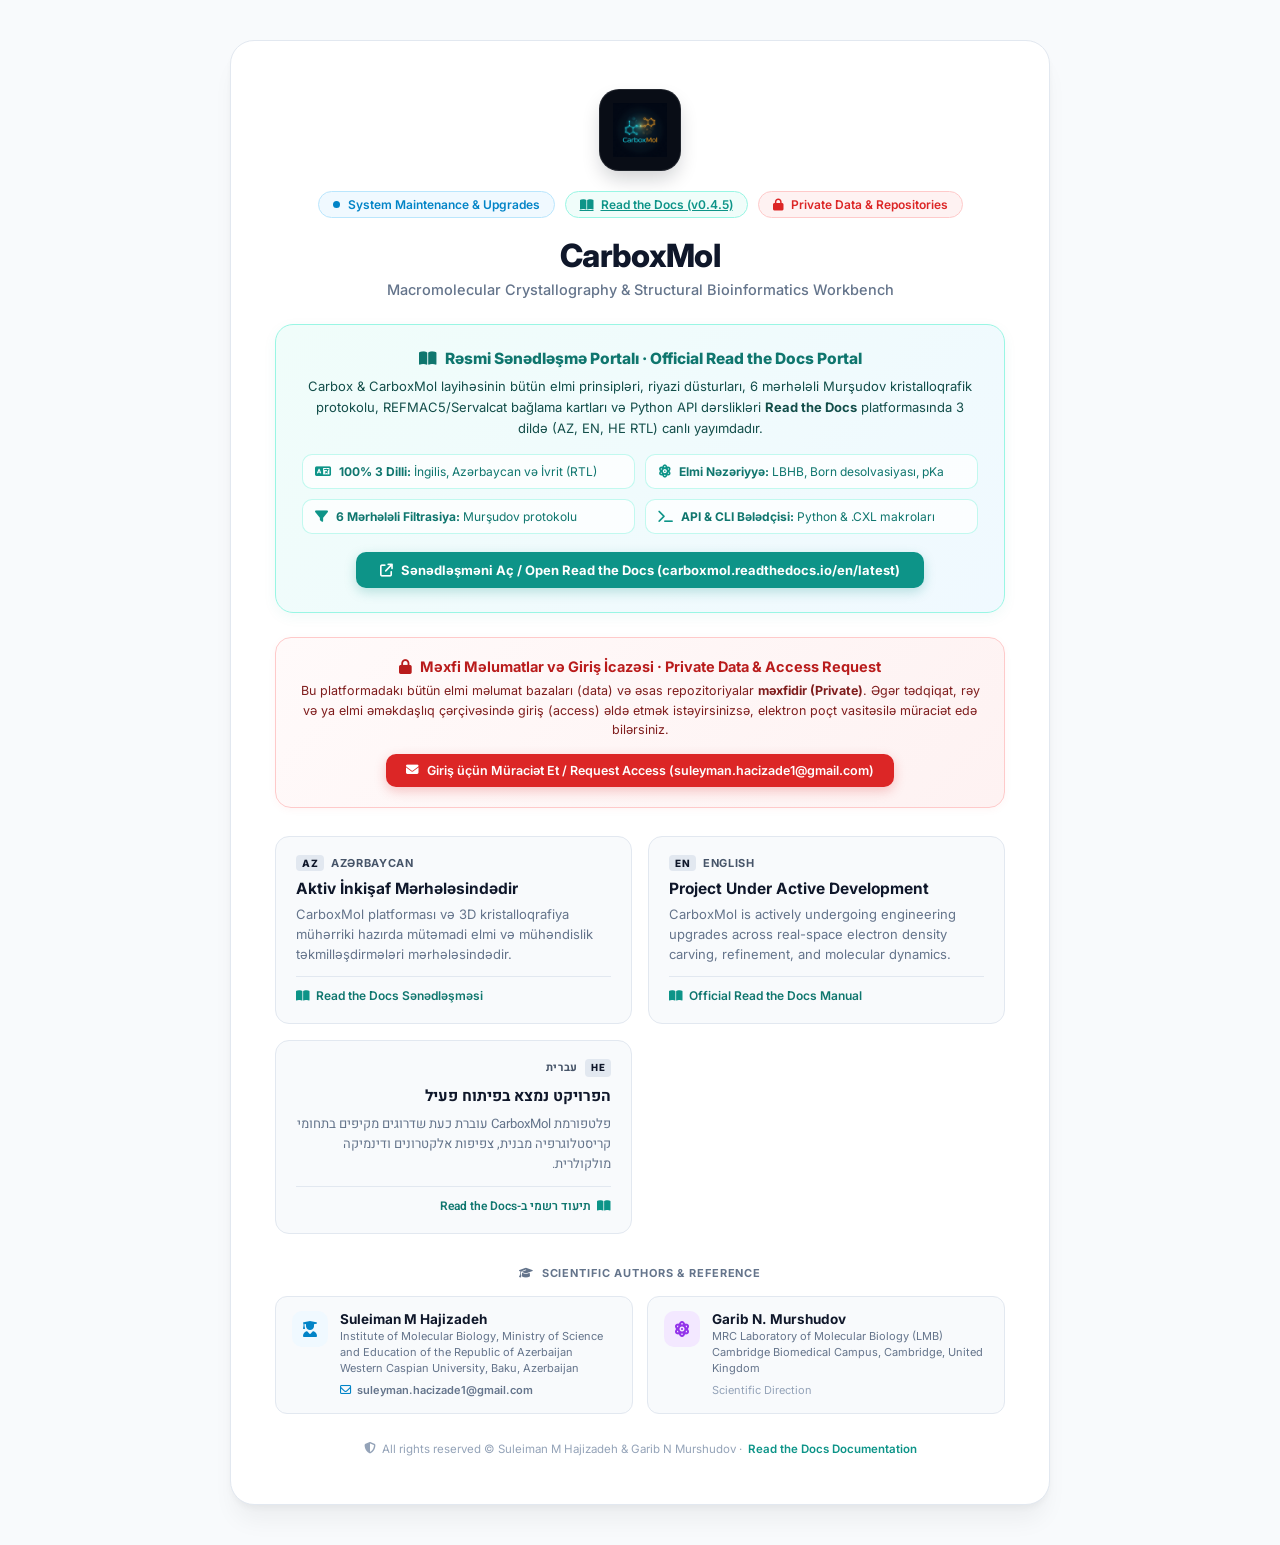
<file: maintenance.html>
<!DOCTYPE html>
<html lang="en">
<head>
    <meta charset="UTF-8">
    <meta name="viewport" content="width=device-width, initial-scale=1.0">
    <meta name="google-site-verification" content="med3XHPJzcSjHLpdN-jmNKekn-MFZcQE8IwPeFbCk7o" />
    <meta name="google-site-verification" content="lbqn6nIPchEP3d12Vf4UQmQpyKhJ1Mzq-di2S-t3rF0" />
    <title>CarboxMol · Platform Maintenance &amp; Infrastructure Upgrades</title>

    <!-- Comprehensive Search Engine Optimization (SEO) -->
    <meta name="description" content="CarboxMol 3D Crystallography and GROMACS MD platform maintenance, infrastructure status, and scheduled cluster updates.">
    <meta name="keywords" content="CarboxMol, CarboxMol Studio, CarboxMol Workbench, CarboxMol WebGL, CarboxMol 3D, CarboxMol GROMACS, CarboxMol Downloads, carboxmol.github.io, carboxmol.readthedocs.io, Carbox, Project Carbox, Suleiman M Hajizadeh, Suleiman Hajizadeh, Süleyman M Hacızadə, Süleyman Hacızadə, Suleyman Hacizade, Garib N Murshudov, Garib Murshudov, Qərib N Mürşüdov, Qərib Mürşüdov, Qarib Murshudov, Prof. Garib Murshudov, MRC Laboratory of Molecular Biology, MRC LMB Cambridge, LMB Cambridge Biomedical Campus, Institute of Molecular Biology, IMB Baku, Elm və Təhsil Nazirliyi Molekulyar Biologiya və Biotexnologiyalar İnstitutu, Western Caspian University, WCU Baku, Qərbi Kaspi Universiteti, WebGL2 3D Molecular Viewer, 3Dmol.js Crystallography, GROMACS Molecular Dynamics Simulation, In-Browser Molecular Dynamics, pdb2gmx, mdrun WebAssembly, Electron Density Map Streaming, 2mFo-DFc Map Carving, mFo-DFc Difference Map, CCP4 Map Reader, MRC2014, PDB-REDO Map Integration, Unit Cell Wireframe & Symmetry Engine, CXL Macro Automation, Carbox eXtensible Language, Real-Space Refinement, Stereochemical Regularization, Bioinorganic Metal Coordination Sphere, Zinc Finger Coordination, Tetrahedral tau4, Octahedral tau6, Salt Bridge Detection, Pi-Pi Stacking, Hydrogen Bond Network Analysis, MolProbity Clashscore, Ramachandran Plot Validator, Rotamer Outlier Detection, Macromolecular Crystallography, Anomalous Carboxyl Protonation, Low-Barrier Hydrogen Bond, LBHB, Short Strong Hydrogen Bond, SSHB, Dielectric Shielding, Born Desolvation, PROPKA pKa Shift, REFMAC5 Restraints, Servalcat Cryo-EM, PDB Screening, 1KZK, 1OEW, 2DSX, 1FKN, 3X2M, 4RI3, 8PO0, Endothiapepsin, Rubredoxin, Scytalone Dehydratase, BACE1, 3D zülal strukturu vizuallaşdırma, GROMACS molekulyar dinamika Azərbaycan, Elektron sıxlığı xəritələri, Makromolekulyar kristalloqrafiya iş masası, הדמיה מולקולרית תלת-ממדית, מפות צפיפות אלקטרונים 2Fo-Fc, молекулярная динамика GROMACS WebGL, визуализация кристаллических структур PDB">
    <meta name="author" content="Suleiman M Hajizadeh &amp; Garib N Murshudov">
    <meta name="robots" content="index, follow, max-snippet:-1, max-image-preview:large, max-video-preview:-1">

    <!-- Canonical URL and Multilingual Alternates -->
    <link rel="canonical" href="https://carboxmol.github.io/maintenance.html">
    <link rel="alternate" hreflang="en" href="https://carboxmol.github.io/maintenance.html?lang=en">
    <link rel="alternate" hreflang="az" href="https://carboxmol.github.io/maintenance.html?lang=az">
    <link rel="alternate" hreflang="he" href="https://carboxmol.github.io/maintenance.html?lang=he">
    <link rel="alternate" hreflang="x-default" href="https://carboxmol.github.io/maintenance.html">

    <!-- Open Graph -->
    <meta property="og:site_name" content="CarboxMol Platform">
    <meta property="og:type" content="website">
    <meta property="og:url" content="https://carboxmol.github.io/maintenance.html">
    <meta property="og:title" content="CarboxMol · Platform Maintenance &amp; Infrastructure Upgrades">
    <meta property="og:description" content="CarboxMol 3D Crystallography and GROMACS MD platform maintenance, infrastructure status, and scheduled cluster updates.">
    <meta property="og:image" content="https://carboxmol.github.io/assets/carboxmol_logo.png">

    <!-- Twitter Cards -->
    <meta name="twitter:card" content="summary">
    <meta name="twitter:title" content="CarboxMol · Platform Maintenance &amp; Infrastructure Upgrades">
    <meta name="twitter:description" content="CarboxMol 3D Crystallography and GROMACS MD platform maintenance, infrastructure status, and scheduled cluster updates.">
    <meta name="twitter:image" content="https://carboxmol.github.io/assets/carboxmol_logo.png">
    <!-- Google Fonts -->
    <link rel="preconnect" href="https://fonts.googleapis.com">
    <link rel="preconnect" href="https://fonts.gstatic.com" crossorigin>
    <link href="https://fonts.googleapis.com/css2?family=Inter:wght@400;500;600;700;800&family=Heebo:wght@400;500;600;700;800&display=swap" rel="stylesheet">
    <!-- FontAwesome Icons -->
    <link rel="stylesheet" href="https://cdnjs.cloudflare.com/ajax/libs/font-awesome/6.5.1/css/all.min.css">
    <link rel="icon" type="image/x-icon" href="favicon.ico">
    <script>
        if (window.location.hostname.includes("carboxmol.vercel.app")) {
            window.location.replace("https://carboxmol.github.io" + window.location.pathname + window.location.search);
        }
    </script>

    <style>
        :root {
            --bg-page: #f8fafc;
            --bg-card: #ffffff;
            --text-main: #0f172a;
            --text-muted: #64748b;
            --border-color: #e2e8f0;
            --accent-blue: #0284c7;
            --accent-blue-bg: #f0f9ff;
            --accent-blue-border: #bae6fd;
            --accent-purple: #9333ea;
            --accent-purple-bg: #f3e8ff;
            --accent-red: #dc2626;
            --accent-red-bg: #fef2f2;
            --accent-red-border: #fecaca;
            --accent-teal: #0d9488;
            --accent-teal-bg: #f0fdfa;
            --accent-teal-border: #99f6e4;
        }

        * {
            box-sizing: border-box;
            margin: 0;
            padding: 0;
        }

        body {
            font-family: 'Inter', system-ui, -apple-system, sans-serif;
            background-color: var(--bg-page);
            color: var(--text-main);
            min-height: 100vh;
            display: flex;
            align-items: center;
            justify-content: center;
            padding: 40px 16px;
        }

        .card {
            max-width: 820px;
            width: 100%;
            background: var(--bg-card);
            border: 1px solid var(--border-color);
            border-radius: 24px;
            box-shadow: 0 4px 6px -1px rgba(0, 0, 0, 0.04), 0 20px 25px -5px rgba(0, 0, 0, 0.05);
            padding: 48px 44px;
            text-align: center;
        }

        @media (max-width: 640px) {
            body {
                padding: 20px 12px;
            }
            .card {
                padding: 28px 18px;
                border-radius: 18px;
            }
        }

        .logo-box {
            width: 82px;
            height: 82px;
            background: #090d16;
            border-radius: 20px;
            margin: 0 auto 20px;
            display: flex;
            align-items: center;
            justify-content: center;
            box-shadow: 0 10px 20px -3px rgba(11, 15, 25, 0.2);
            border: 1px solid rgba(255, 255, 255, 0.1);
        }

        .logo-img {
            width: 54px;
            height: 54px;
            object-fit: contain;
        }

        .badges-wrap {
            display: flex;
            align-items: center;
            justify-content: center;
            flex-wrap: wrap;
            gap: 10px;
            margin-bottom: 18px;
        }

        .badge-maintenance {
            display: inline-flex;
            align-items: center;
            gap: 8px;
            padding: 5px 14px;
            border-radius: 9999px;
            background: var(--accent-blue-bg);
            border: 1px solid var(--accent-blue-border);
            color: var(--accent-blue);
            font-size: 12px;
            font-weight: 600;
        }

        .badge-dot {
            width: 7px;
            height: 7px;
            border-radius: 50%;
            background: var(--accent-blue);
        }

        .badge-private {
            display: inline-flex;
            align-items: center;
            gap: 7px;
            padding: 5px 14px;
            border-radius: 9999px;
            background: var(--accent-red-bg);
            border: 1px solid var(--accent-red-border);
            color: var(--accent-red);
            font-size: 12px;
            font-weight: 600;
        }

        .badge-rtd {
            display: inline-flex;
            align-items: center;
            gap: 7px;
            padding: 5px 14px;
            border-radius: 9999px;
            background: var(--accent-teal-bg);
            border: 1px solid var(--accent-teal-border);
            color: var(--accent-teal);
            font-size: 12px;
            font-weight: 600;
            transition: all 0.2s ease;
        }

        .badge-rtd:hover {
            background: #ccfbf1;
            transform: translateY(-1px);
        }

        .title {
            font-size: 32px;
            font-weight: 800;
            color: var(--text-main);
            margin: 0 0 6px;
            letter-spacing: -0.02em;
        }

        .subtitle {
            font-size: 14.5px;
            color: var(--text-muted);
            font-weight: 500;
            margin: 0 0 26px;
        }

        /* Read the Docs Spotlight Card */
        .rtd-card {
            background: linear-gradient(135deg, #f0fdfa 0%, #f0f9ff 100%);
            border: 1px solid #99f6e4;
            border-radius: 18px;
            padding: 24px 26px;
            margin-bottom: 24px;
            text-align: center;
            box-shadow: 0 4px 14px rgba(13, 148, 136, 0.06);
        }

        .rtd-card-header {
            display: flex;
            align-items: center;
            justify-content: center;
            gap: 9px;
            color: #0f766e;
            font-weight: 800;
            font-size: 15.5px;
            margin-bottom: 8px;
        }

        .rtd-card-desc {
            font-size: 13px;
            color: #134e4a;
            line-height: 1.6;
            margin-bottom: 16px;
            max-width: 720px;
            margin-left: auto;
            margin-right: auto;
        }

        .rtd-features-grid {
            display: grid;
            grid-template-columns: repeat(2, 1fr);
            gap: 10px;
            margin-bottom: 18px;
            text-align: left;
        }

        @media (max-width: 640px) {
            .rtd-features-grid {
                grid-template-columns: 1fr;
            }
        }

        .rtd-feature-item {
            background: rgba(255, 255, 255, 0.7);
            border: 1px solid rgba(153, 246, 228, 0.6);
            border-radius: 10px;
            padding: 9px 12px;
            font-size: 12px;
            color: #0f766e;
            display: flex;
            align-items: center;
            gap: 8px;
        }

        .rtd-feature-item i {
            color: #0d9488;
            font-size: 13px;
            flex-shrink: 0;
        }

        .rtd-btn {
            display: inline-flex;
            align-items: center;
            gap: 8px;
            background: #0d9488;
            color: #ffffff;
            font-size: 13px;
            font-weight: 700;
            padding: 10px 24px;
            border-radius: 10px;
            text-decoration: none;
            transition: all 0.2s ease;
            box-shadow: 0 4px 12px rgba(13, 148, 136, 0.25);
        }

        .rtd-btn:hover {
            background: #0f766e;
            transform: translateY(-1px);
            box-shadow: 0 6px 16px rgba(13, 148, 136, 0.35);
        }

        /* Dedicated Private Access Callout Card */
        .access-card {
            background: linear-gradient(135deg, #fffafa 0%, #fef2f2 100%);
            border: 1px solid var(--accent-red-border);
            border-radius: 16px;
            padding: 20px 24px;
            margin-bottom: 28px;
            text-align: center;
            box-shadow: 0 2px 8px rgba(220, 38, 38, 0.04);
        }

        .access-card-header {
            display: flex;
            align-items: center;
            justify-content: center;
            gap: 8px;
            color: #b91c1c;
            font-weight: 700;
            font-size: 14.5px;
            margin-bottom: 6px;
        }

        .access-card-desc {
            font-size: 12.5px;
            color: #7f1d1d;
            line-height: 1.55;
            margin-bottom: 14px;
            max-width: 680px;
            margin-left: auto;
            margin-right: auto;
        }

        .access-btn {
            display: inline-flex;
            align-items: center;
            gap: 8px;
            background: #dc2626;
            color: #ffffff;
            font-size: 12.5px;
            font-weight: 600;
            padding: 9px 20px;
            border-radius: 10px;
            text-decoration: none;
            transition: all 0.2s ease;
            box-shadow: 0 4px 12px rgba(220, 38, 38, 0.25);
        }

        .access-btn:hover {
            background: #b91c1c;
            transform: translateY(-1px);
            box-shadow: 0 6px 16px rgba(220, 38, 38, 0.35);
        }

        .lang-stack {
            display: grid;
            grid-template-columns: repeat(auto-fit, minmax(280px, 1fr));
            gap: 16px;
            margin-bottom: 32px;
        }

        .lang-card {
            background: #f8fafc;
            border: 1px solid var(--border-color);
            border-radius: 14px;
            padding: 18px 20px;
            text-align: left;
            display: flex;
            flex-direction: column;
            justify-content: space-between;
            transition: border-color 0.2s, box-shadow 0.2s, transform 0.2s;
        }

        .lang-card:hover {
            border-color: #cbd5e1;
            box-shadow: 0 6px 18px rgba(0, 0, 0, 0.04);
            transform: translateY(-2px);
        }

        .lang-card.rtl {
            text-align: right;
            direction: rtl;
            font-family: 'Heebo', 'Inter', system-ui, sans-serif;
        }

        .lang-header {
            font-size: 11px;
            font-weight: 700;
            letter-spacing: 0.06em;
            color: #475569;
            text-transform: uppercase;
            margin-bottom: 8px;
            display: flex;
            align-items: center;
            gap: 7px;
        }

        .lang-card.rtl .lang-header {
            justify-content: flex-start;
        }

        .lang-pill {
            display: inline-block;
            background: #e2e8f0;
            color: #0f172a;
            font-size: 10px;
            font-weight: 800;
            padding: 2px 6px;
            border-radius: 4px;
            letter-spacing: 0.05em;
        }

        .lang-card-title {
            font-size: 15.5px;
            font-weight: 700;
            color: var(--text-main);
            margin-bottom: 6px;
        }

        .lang-card-desc {
            font-size: 13px;
            color: var(--text-muted);
            line-height: 1.55;
            margin-bottom: 12px;
            flex-grow: 1;
        }

        .docs-highlight-note {
            margin-top: auto;
            padding-top: 10px;
            border-top: 1px solid var(--border-color);
            font-size: 12px;
            color: #0f766e;
            line-height: 1.5;
            display: inline-flex;
            gap: 6px;
            align-items: center;
            text-decoration: none;
            font-weight: 600;
            transition: color 0.15s;
        }

        .docs-highlight-note:hover {
            color: #0d9488;
            text-decoration: underline;
        }

        .docs-highlight-note i {
            color: #0d9488;
            flex-shrink: 0;
            font-size: 12px;
        }

        .data-access-note {
            margin-top: 8px;
            font-size: 12px;
            color: #475569;
            line-height: 1.5;
            display: flex;
            gap: 8px;
            align-items: flex-start;
        }

        .data-access-note i {
            color: #dc2626;
            margin-top: 2px;
            flex-shrink: 0;
            font-size: 12px;
        }

        .docs-link {
            color: #0d9488;
            text-decoration: underline;
            font-weight: 700;
        }

        .docs-link:hover {
            color: #0f766e;
        }

        .email-link {
            color: var(--accent-blue);
            text-decoration: underline;
            font-weight: 600;
            word-break: break-all;
        }

        .email-link:hover {
            color: #0369a1;
        }

        .authors-divider {
            font-size: 11px;
            font-weight: 700;
            text-transform: uppercase;
            letter-spacing: 0.08em;
            color: var(--text-muted);
            margin-bottom: 16px;
            display: flex;
            align-items: center;
            justify-content: center;
            gap: 8px;
        }

        .authors-grid {
            display: grid;
            grid-template-columns: 1fr 1fr;
            gap: 14px;
            margin-bottom: 28px;
        }

        @media (max-width: 640px) {
            .authors-grid {
                grid-template-columns: 1fr;
            }
        }

        .author-card {
            background: #f8fafc;
            border: 1px solid var(--border-color);
            border-radius: 12px;
            padding: 14px 16px;
            display: flex;
            align-items: flex-start;
            gap: 12px;
            text-align: left;
        }

        .author-icon {
            width: 36px;
            height: 36px;
            border-radius: 10px;
            display: flex;
            align-items: center;
            justify-content: center;
            font-size: 16px;
            flex-shrink: 0;
        }

        .author-icon.scholar {
            background: var(--accent-blue-bg);
            color: var(--accent-blue);
        }

        .author-icon.mrc {
            background: var(--accent-purple-bg);
            color: var(--accent-purple);
        }

        .author-info strong {
            display: block;
            font-size: 13.5px;
            font-weight: 700;
            color: var(--text-main);
            margin-bottom: 2px;
        }

        .author-info span {
            display: block;
            font-size: 11px;
            color: var(--text-muted);
            line-height: 1.45;
        }

        .author-email {
            display: inline-flex;
            align-items: center;
            gap: 5px;
            margin-top: 6px;
            font-size: 11.5px;
            color: var(--accent-blue);
            text-decoration: none;
            font-weight: 600;
        }

        .author-email:hover {
            text-decoration: underline;
        }

        .footer {
            font-size: 11.5px;
            color: #94a3b8;
            display: flex;
            align-items: center;
            justify-content: center;
            gap: 6px;
            flex-wrap: wrap;
        }

        .footer a {
            color: #0d9488;
            text-decoration: none;
            font-weight: 600;
        }

        .footer a:hover {
            text-decoration: underline;
        }
    </style>
</head>
<body>

    <main class="card">
        
        <!-- Logo -->
        <div class="logo-box">
            <img src="assets/carboxmol_logo.png" alt="CarboxMol Logo" class="logo-img"
                 onerror="this.onerror=null; this.src='assets/carboxmol_logo.png';">
        </div>

        <!-- Badges -->
        <div class="badges-wrap">
            <div class="badge-maintenance">
                <span class="badge-dot"></span>
                <span>System Maintenance &amp; Upgrades</span>
            </div>
            <a href="https://carboxmol.readthedocs.io/en/latest/" target="_blank" rel="noopener noreferrer" class="badge-rtd" title="Read the Docs rəsmi sənədləşməsi">
                <i class="fa-solid fa-book-open"></i>
                <span>Read the Docs (v0.4.5)</span>
            </a>
            <div class="badge-private">
                <i class="fa-solid fa-lock"></i>
                <span>Private Data &amp; Repositories</span>
            </div>
        </div>

        <!-- Title & Subtitle -->
        <h1 class="title">CarboxMol</h1>
        <p class="subtitle">Macromolecular Crystallography &amp; Structural Bioinformatics Workbench</p>

        <!-- Read the Docs Spotlight Card -->
        <section class="rtd-card" aria-label="Official Documentation Portal">
            <div class="rtd-card-header">
                <i class="fa-solid fa-book-open"></i>
                <span>Rəsmi Sənədləşmə Portalı · Official Read the Docs Portal</span>
            </div>
            <p class="rtd-card-desc">
                Carbox &amp; CarboxMol layihəsinin bütün elmi prinsipləri, riyazi düsturları, 6 mərhələli Murşudov kristalloqrafik protokolu, REFMAC5/Servalcat bağlama kartları və Python API dərslikləri <strong>Read the Docs</strong> platformasında 3 dildə (AZ, EN, HE RTL) canlı yayımdadır.
            </p>
            <div class="rtd-features-grid">
                <div class="rtd-feature-item">
                    <i class="fa-solid fa-language"></i>
                    <span><strong>100% 3 Dilli:</strong> İngilis, Azərbaycan və İvrit (RTL)</span>
                </div>
                <div class="rtd-feature-item">
                    <i class="fa-solid fa-atom"></i>
                    <span><strong>Elmi Nəzəriyyə:</strong> LBHB, Born desolvasiyası, pKa</span>
                </div>
                <div class="rtd-feature-item">
                    <i class="fa-solid fa-filter"></i>
                    <span><strong>6 Mərhələli Filtrasiya:</strong> Murşudov protokolu</span>
                </div>
                <div class="rtd-feature-item">
                    <i class="fa-solid fa-terminal"></i>
                    <span><strong>API &amp; CLI Bələdçisi:</strong> Python &amp; .CXL makroları</span>
                </div>
            </div>
            <a href="https://carboxmol.readthedocs.io/en/latest/" target="_blank" rel="noopener noreferrer" class="rtd-btn">
                <i class="fa-solid fa-arrow-up-right-from-square"></i>
                <span>Sənədləşməni Aç / Open Read the Docs (carboxmol.readthedocs.io/en/latest)</span>
            </a>
        </section>

        <!-- Dedicated Private Access Callout Box -->
        <section class="access-card" aria-label="Private Data and Access Request">
            <div class="access-card-header">
                <i class="fa-solid fa-lock"></i>
                <span>Məxfi Məlumatlar və Giriş İcazəsi · Private Data &amp; Access Request</span>
            </div>
            <p class="access-card-desc">
                Bu platformadakı bütün elmi məlumat bazaları (data) və əsas repozitoriyalar <strong>məxfidir (Private)</strong>. Əgər tədqiqat, rəy və ya elmi əməkdaşlıq çərçivəsində giriş (access) əldə etmək istəyirsinizsə, elektron poçt vasitəsilə müraciət edə bilərsiniz.
            </p>
            <a href="mailto:suleyman.hacizade1@gmail.com?subject=Private%20Data%20%26%20Repository%20Access%20Request%20-%20CarboxMol" class="access-btn">
                <i class="fa-solid fa-envelope"></i>
                <span>Giriş üçün Müraciət Et / Request Access (suleyman.hacizade1@gmail.com)</span>
            </a>
        </section>

        <!-- Trilingual Language Stack (AZ, EN, HE) -->
        <section class="lang-stack" aria-label="Development &amp; Maintenance Notices">
            
            <!-- Azerbaijani -->
            <article class="lang-card">
                <div class="lang-header">
                    <span class="lang-pill">AZ</span>
                    <span>AZƏRBAYCAN</span>
                </div>
                <h2 class="lang-card-title">Aktiv İnkişaf Mərhələsindədir</h2>
                <p class="lang-card-desc">CarboxMol platforması və 3D kristalloqrafiya mühərriki hazırda mütəmadi elmi və mühəndislik təkmilləşdirmələri mərhələsindədir.</p>
                <a href="https://carboxmol.readthedocs.io/en/latest/" target="_blank" rel="noopener noreferrer" class="docs-highlight-note">
                    <i class="fa-solid fa-book-open"></i>
                    <span>Read the Docs Sənədləşməsi</span>
                </a>
            </article>

            <!-- English -->
            <article class="lang-card">
                <div class="lang-header">
                    <span class="lang-pill">EN</span>
                    <span>ENGLISH</span>
                </div>
                <h2 class="lang-card-title">Project Under Active Development</h2>
                <p class="lang-card-desc">CarboxMol is actively undergoing engineering upgrades across real-space electron density carving, refinement, and molecular dynamics.</p>
                <a href="https://carboxmol.readthedocs.io/en/latest/" target="_blank" rel="noopener noreferrer" class="docs-highlight-note">
                    <i class="fa-solid fa-book-open"></i>
                    <span>Official Read the Docs Manual</span>
                </a>
            </article>

            <!-- Hebrew (RTL) -->
            <article class="lang-card rtl" dir="rtl" lang="he">
                <div class="lang-header">
                    <span class="lang-pill">HE</span>
                    <span>עברית</span>
                </div>
                <h2 class="lang-card-title">הפרויקט נמצא בפיתוח פעיל</h2>
                <p class="lang-card-desc">פלטפורמת CarboxMol עוברת כעת שדרוגים מקיפים בתחומי קריסטלוגרפיה מבנית, צפיפות אלקטרונים ודינמיקה מולקולרית.</p>
                <a href="https://carboxmol.readthedocs.io/en/latest/" target="_blank" rel="noopener noreferrer" class="docs-highlight-note">
                    <i class="fa-solid fa-book-open"></i>
                    <span>תיעוד רשמי ב-Read the Docs</span>
                </a>
            </article>

        </section>

        <!-- Scientific Authors & Reference -->
        <section class="authors-section" aria-label="Scientific Authors">
            <div class="authors-divider">
                <i class="fa-solid fa-graduation-cap"></i>
                <span>SCIENTIFIC AUTHORS &amp; REFERENCE</span>
            </div>

            <div class="authors-grid">
                <div class="author-card">
                    <div class="author-icon scholar">
                        <i class="fa-solid fa-user-graduate"></i>
                    </div>
                    <div class="author-info">
                        <strong>Suleiman M Hajizadeh</strong>
                        <span>Institute of Molecular Biology, Ministry of Science and Education of the Republic of Azerbaijan</span>
                        <span>Western Caspian University, Baku, Azerbaijan</span>
                        <a href="mailto:suleyman.hacizade1@gmail.com?subject=Access%20Request%20-%20CarboxMol%20Private%20Data" class="author-email" title="Elektron poçt vasitəsilə müraciət et">
                            <i class="fa-regular fa-envelope"></i>
                            <span>suleyman.hacizade1@gmail.com</span>
                        </a>
                    </div>
                </div>

                <div class="author-card">
                    <div class="author-icon mrc">
                        <i class="fa-solid fa-atom"></i>
                    </div>
                    <div class="author-info">
                        <strong>Garib N. Murshudov</strong>
                        <span>MRC Laboratory of Molecular Biology (LMB)</span>
                        <span>Cambridge Biomedical Campus, Cambridge, United Kingdom</span>
                        <span style="margin-top: 6px; color: #94a3b8; font-size: 11px;">Scientific Direction</span>
                    </div>
                </div>
            </div>
        </section>

        <!-- Footer -->
        <footer class="footer">
            <i class="fa-solid fa-shield-halved"></i>
            <span>All rights reserved © Suleiman M Hajizadeh & Garib N Murshudov ·</span>
            <a href="https://carboxmol.readthedocs.io/en/latest/" target="_blank" rel="noopener noreferrer"> Read the Docs Documentation</a>
        </footer>

    </main>

</body>
</html>
</file>
